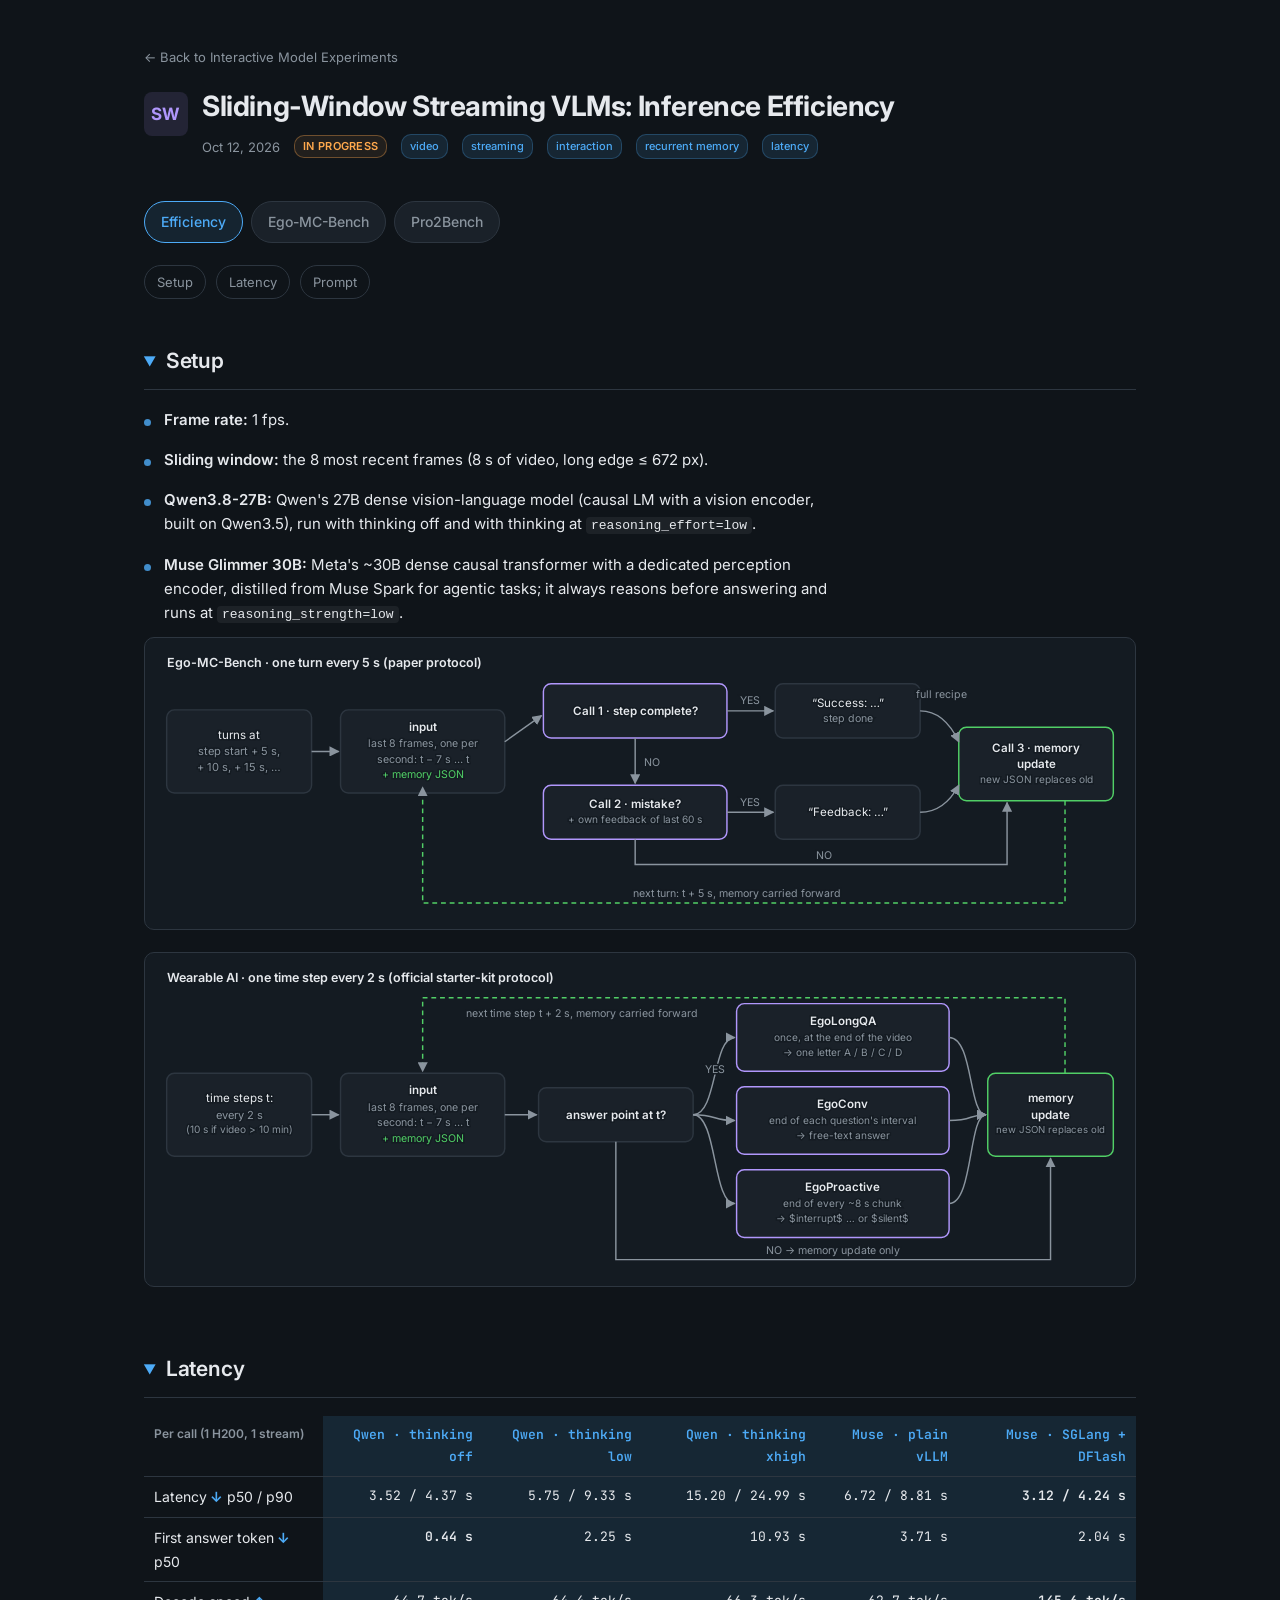
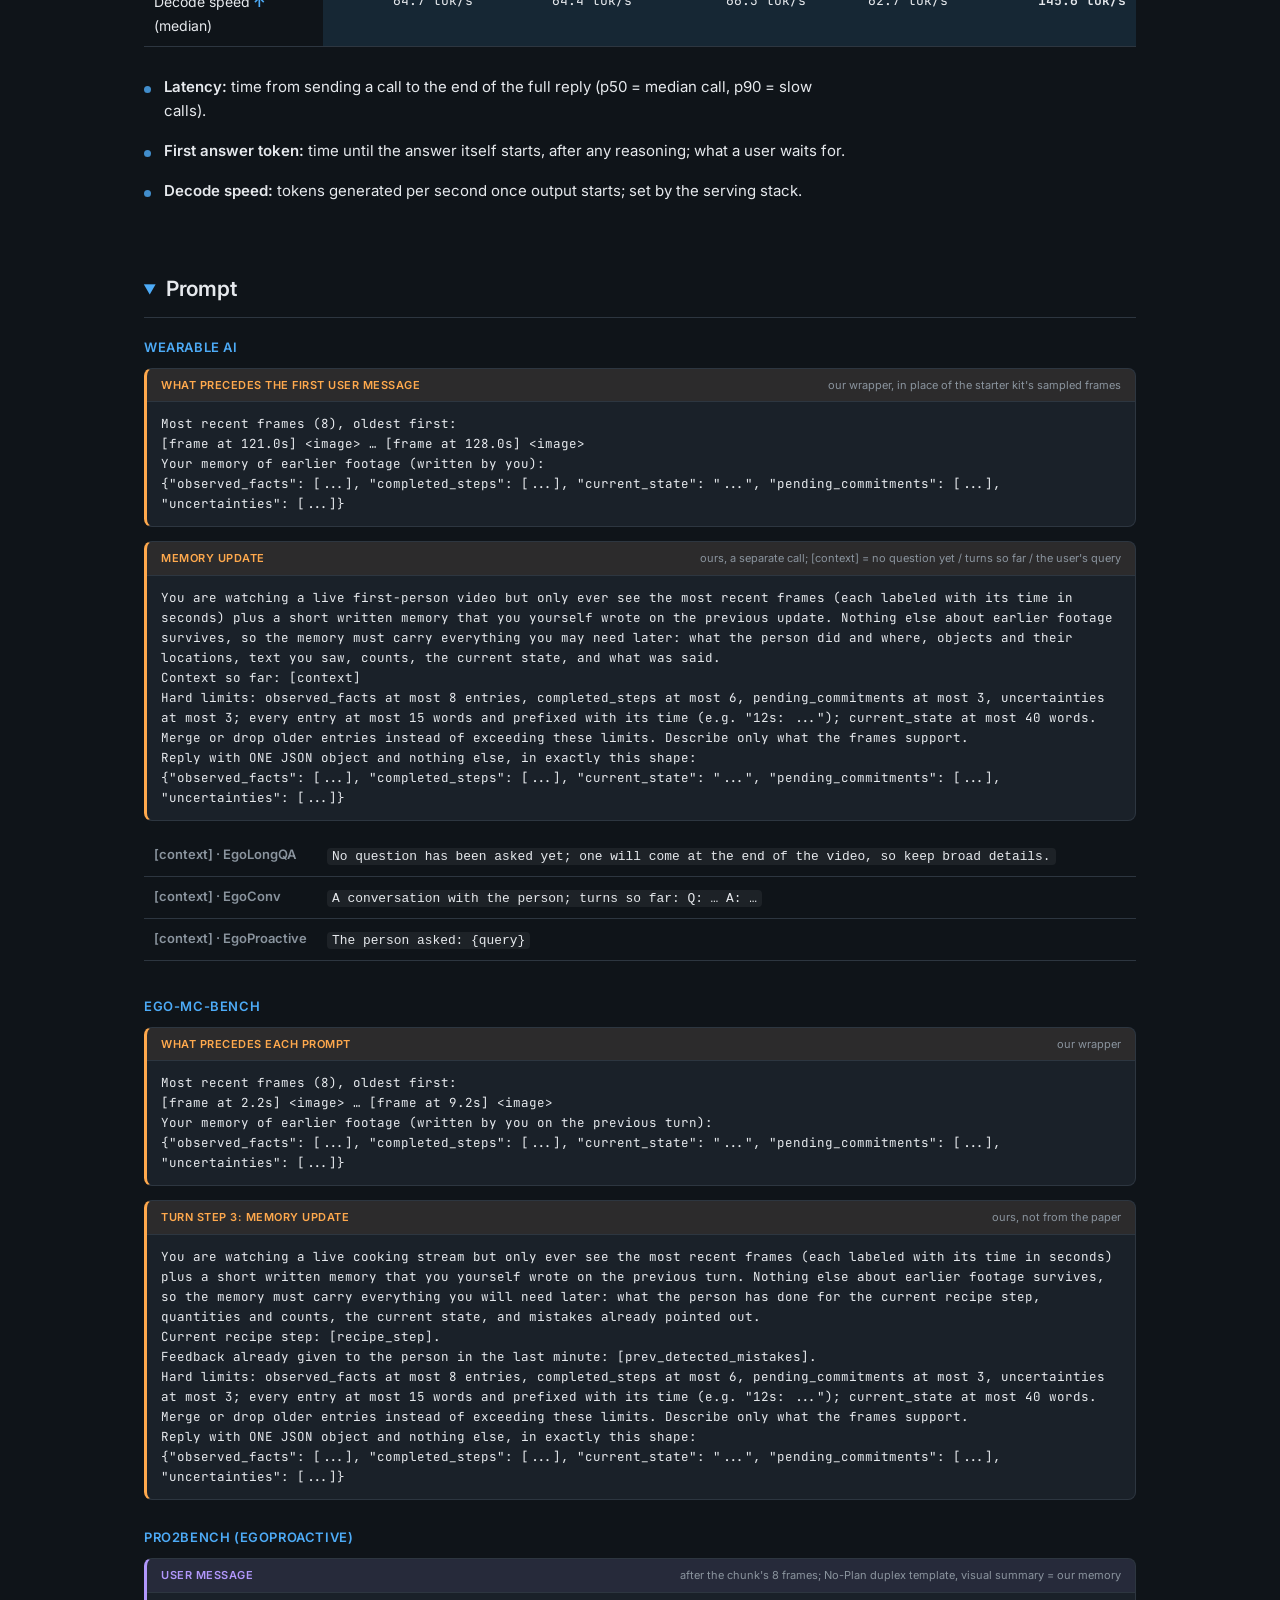
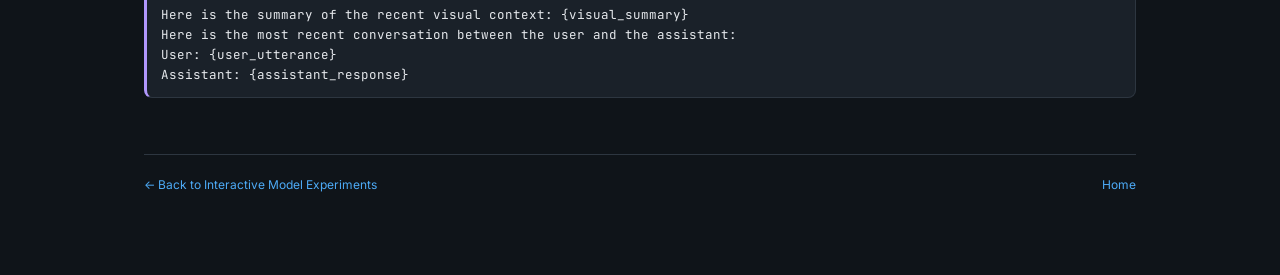
<file: index.html>
<!DOCTYPE html>
<html lang="en">
<head>
<meta charset="UTF-8">
<meta name="viewport" content="width=device-width, initial-scale=1">
<title>Sliding-Window Streaming VLMs: Efficiency — Interactive Model Experiments</title>
<link rel="stylesheet" href="style.css">
<link rel="stylesheet" href="https://fonts.googleapis.com/css2?family=Inter:wght@400;500;600;700&family=JetBrains+Mono:wght@400;500&display=swap">
<link rel="stylesheet" href="page.css">
</head>
<body>
<div class="wrap">
  <header class="exp-header">
    <a href="https://jxb1st.github.io/interactive_model_panel/" class="back-link">← Back to Interactive Model Experiments</a>
    <div class="exp-title-row">
      <span class="card-icon c2">SW</span>
      <div>
        <h1>Sliding-Window Streaming VLMs: Inference Efficiency</h1>
        <div class="exp-meta">
          <time datetime="2026-10-12">Oct 12, 2026</time>
          <span class="status in-progress">in progress</span>
          <span class="tag">video</span><span class="tag">streaming</span><span class="tag">interaction</span><span class="tag">recurrent memory</span><span class="tag">latency</span>
        </div>
      </div>
    </div>
    
  </header>

  <nav class="pagenav" aria-label="Pages"><a class="tab active" href="index.html" aria-current="page">Efficiency</a><a class="tab" href="ego_mc.html">Ego-MC-Bench</a><a class="tab" href="wearable_ai.html">Pro2Bench</a></nav>
  <nav class="exp-toc" data-toc aria-label="Sections"></nav>

  <section class="exp-section"><h2 id="esetup">Setup</h2>
    <ul class="points tight"><li><b>Frame rate:</b> 1 fps.</li><li><b>Sliding window:</b> the 8 most recent frames (8 s of video, long edge ≤ 672 px).</li><li><b>Qwen3.8-27B:</b> Qwen's 27B dense vision-language model (causal LM with a vision encoder, built on Qwen3.5), run with thinking off and with thinking at <code>reasoning_effort=low</code>.</li><li><b>Muse Glimmer 30B:</b> Meta's ~30B dense causal transformer with a dedicated perception encoder, distilled from Muse Spark for agentic tasks; it always reasons before answering and runs at <code>reasoning_strength=low</code>.</li></ul>
    <figure class="figwrap"><svg class="chart flow" viewBox="0 0 1000 276" role="img" aria-label="Ego-MC call flow: every 5 s, step-complete check, mistake check, memory update"><defs><marker id="fa" viewBox="0 0 10 10" refX="9" refY="5" markerWidth="7" markerHeight="7" orient="auto"><path d="M0,0 L10,5 L0,10 z" fill="#8a949e"/></marker></defs><text x="10.0" y="18.0" font-size="13" fill="#e6e9ed" text-anchor="start" stroke="#141b22" stroke-width="3" paint-order="stroke" font-family="Inter, -apple-system, sans-serif" font-weight="600">Ego-MC-Bench · one turn every 5 s (paper protocol)</text><rect x="10" y="62" width="150" height="86" rx="8" fill="#1a2129" stroke="#2d3640" stroke-width="1.5"/><text x="85.0" y="92.2" font-size="12" fill="#e6e9ed" text-anchor="middle" stroke="#141b22" stroke-width="3" paint-order="stroke" font-family="Inter, -apple-system, sans-serif">turns at</text><text x="85.0" y="109.0" font-size="11.5" fill="#8a949e" text-anchor="middle" stroke="#141b22" stroke-width="3" paint-order="stroke" font-family="Inter, -apple-system, sans-serif">step start + 5 s,</text><text x="85.0" y="125.5" font-size="11.5" fill="#8a949e" text-anchor="middle" stroke="#141b22" stroke-width="3" paint-order="stroke" font-family="Inter, -apple-system, sans-serif">+ 10 s, + 15 s, …</text><rect x="190" y="62" width="170" height="86" rx="8" fill="#1a2129" stroke="#2d3640" stroke-width="1.5"/><text x="275.0" y="83.7" font-size="12" fill="#e6e9ed" text-anchor="middle" stroke="#141b22" stroke-width="3" paint-order="stroke" font-family="Inter, -apple-system, sans-serif" font-weight="600">input</text><text x="275.0" y="100.8" font-size="11" fill="#8a949e" text-anchor="middle" stroke="#141b22" stroke-width="3" paint-order="stroke" font-family="Inter, -apple-system, sans-serif">last 8 frames, one per</text><text x="275.0" y="116.8" font-size="11" fill="#8a949e" text-anchor="middle" stroke="#141b22" stroke-width="3" paint-order="stroke" font-family="Inter, -apple-system, sans-serif">second: t − 7 s … t</text><text x="275.0" y="132.8" font-size="11" fill="#51cf66" text-anchor="middle" stroke="#141b22" stroke-width="3" paint-order="stroke" font-family="Inter, -apple-system, sans-serif">+ memory JSON</text><rect x="400" y="35" width="190" height="56" rx="8" fill="#1a2129" stroke="#b197fc" stroke-width="1.5"/><text x="495.0" y="67.2" font-size="12" fill="#e6e9ed" text-anchor="middle" stroke="#141b22" stroke-width="3" paint-order="stroke" font-family="Inter, -apple-system, sans-serif" font-weight="600">Call 1 · step complete?</text><rect x="400" y="140" width="190" height="56" rx="8" fill="#1a2129" stroke="#b197fc" stroke-width="1.5"/><text x="495.0" y="163.7" font-size="12" fill="#e6e9ed" text-anchor="middle" stroke="#141b22" stroke-width="3" paint-order="stroke" font-family="Inter, -apple-system, sans-serif" font-weight="600">Call 2 · mistake?</text><text x="495.0" y="179.4" font-size="10.5" fill="#8a949e" text-anchor="middle" stroke="#141b22" stroke-width="3" paint-order="stroke" font-family="Inter, -apple-system, sans-serif">+ own feedback of last 60 s</text><rect x="640" y="35" width="150" height="56" rx="8" fill="#1a2129" stroke="#2d3640" stroke-width="1.5"/><text x="715.0" y="58.7" font-size="12" fill="#e6e9ed" text-anchor="middle" stroke="#141b22" stroke-width="3" paint-order="stroke" font-family="Inter, -apple-system, sans-serif">“Success: …”</text><text x="715.0" y="74.8" font-size="11" fill="#8a949e" text-anchor="middle" stroke="#141b22" stroke-width="3" paint-order="stroke" font-family="Inter, -apple-system, sans-serif">step done</text><rect x="640" y="140" width="150" height="56" rx="8" fill="#1a2129" stroke="#2d3640" stroke-width="1.5"/><text x="715.0" y="172.2" font-size="12" fill="#e6e9ed" text-anchor="middle" stroke="#141b22" stroke-width="3" paint-order="stroke" font-family="Inter, -apple-system, sans-serif">“Feedback: …”</text><rect x="830" y="80" width="160" height="76" rx="8" fill="#1a2129" stroke="#51cf66" stroke-width="1.5"/><text x="910.0" y="105.2" font-size="12" fill="#e6e9ed" text-anchor="middle" stroke="#141b22" stroke-width="3" paint-order="stroke" font-family="Inter, -apple-system, sans-serif" font-weight="600">Call 3 · memory</text><text x="910.0" y="122.2" font-size="12" fill="#e6e9ed" text-anchor="middle" stroke="#141b22" stroke-width="3" paint-order="stroke" font-family="Inter, -apple-system, sans-serif" font-weight="600">update</text><text x="910.0" y="137.2" font-size="10.5" fill="#8a949e" text-anchor="middle" stroke="#141b22" stroke-width="3" paint-order="stroke" font-family="Inter, -apple-system, sans-serif">new JSON replaces old</text><path d="M160,105 H188" fill="none" stroke="#8a949e" stroke-width="1.5" marker-end="url(#fa)"/><path d="M360,95 L398,68" fill="none" stroke="#8a949e" stroke-width="1.5" marker-end="url(#fa)"/><path d="M590,63 H638" fill="none" stroke="#8a949e" stroke-width="1.5" marker-end="url(#fa)"/><text x="614.0" y="56.0" font-size="11" fill="#8a949e" text-anchor="middle" stroke="#141b22" stroke-width="3" paint-order="stroke" font-family="Inter, -apple-system, sans-serif">YES</text><path d="M495,91 V138" fill="none" stroke="#8a949e" stroke-width="1.5" marker-end="url(#fa)"/><text x="512.0" y="120.0" font-size="11" fill="#8a949e" text-anchor="middle" stroke="#141b22" stroke-width="3" paint-order="stroke" font-family="Inter, -apple-system, sans-serif">NO</text><path d="M590,168 H638" fill="none" stroke="#8a949e" stroke-width="1.5" marker-end="url(#fa)"/><text x="614.0" y="161.0" font-size="11" fill="#8a949e" text-anchor="middle" stroke="#141b22" stroke-width="3" paint-order="stroke" font-family="Inter, -apple-system, sans-serif">YES</text><path d="M790,63 Q815,63 830,95" fill="none" stroke="#8a949e" stroke-width="1.5" marker-end="url(#fa)"/><text x="812.0" y="50.0" font-size="11" fill="#8a949e" text-anchor="middle" stroke="#141b22" stroke-width="3" paint-order="stroke" font-family="Inter, -apple-system, sans-serif">full recipe</text><path d="M790,168 Q815,168 830,140" fill="none" stroke="#8a949e" stroke-width="1.5" marker-end="url(#fa)"/><path d="M495,196 V222 H880 V158" fill="none" stroke="#8a949e" stroke-width="1.5" marker-end="url(#fa)"/><text x="690.0" y="216.0" font-size="11" fill="#8a949e" text-anchor="middle" stroke="#141b22" stroke-width="3" paint-order="stroke" font-family="Inter, -apple-system, sans-serif">NO</text><path d="M940,156 V262 H275 V142" fill="none" stroke="#51cf66" stroke-width="1.5" stroke-dasharray="5 4" marker-end="url(#fa)"/><text x="600.0" y="256.0" font-size="11" fill="#8a949e" text-anchor="middle" stroke="#141b22" stroke-width="3" paint-order="stroke" font-family="Inter, -apple-system, sans-serif">next turn: t + 5 s, memory carried forward</text></svg></figure>
    <figure class="figwrap"><svg class="chart flow" viewBox="0 0 1000 320" role="img" aria-label="Wearable AI call flow: a time step every 2 s; answer at task-specific points, then a memory update"><defs><marker id="fa_w" viewBox="0 0 10 10" refX="9" refY="5" markerWidth="7" markerHeight="7" orient="auto"><path d="M0,0 L10,5 L0,10 z" fill="#8a949e"/></marker></defs><text x="10.0" y="18.0" font-size="13" fill="#e6e9ed" text-anchor="start" stroke="#141b22" stroke-width="3" paint-order="stroke" font-family="Inter, -apple-system, sans-serif" font-weight="600">Wearable AI · one time step every 2 s (official starter-kit protocol)</text><rect x="10" y="112" width="150" height="86" rx="8" fill="#1a2129" stroke="#2d3640" stroke-width="1.5"/><text x="85.0" y="142.2" font-size="12" fill="#e6e9ed" text-anchor="middle" stroke="#141b22" stroke-width="3" paint-order="stroke" font-family="Inter, -apple-system, sans-serif">time steps t:</text><text x="85.0" y="159.0" font-size="11.5" fill="#8a949e" text-anchor="middle" stroke="#141b22" stroke-width="3" paint-order="stroke" font-family="Inter, -apple-system, sans-serif">every 2 s</text><text x="85.0" y="174.2" font-size="10.5" fill="#8a949e" text-anchor="middle" stroke="#141b22" stroke-width="3" paint-order="stroke" font-family="Inter, -apple-system, sans-serif">(10 s if video &gt; 10 min)</text><rect x="190" y="112" width="170" height="86" rx="8" fill="#1a2129" stroke="#2d3640" stroke-width="1.5"/><text x="275.0" y="133.7" font-size="12" fill="#e6e9ed" text-anchor="middle" stroke="#141b22" stroke-width="3" paint-order="stroke" font-family="Inter, -apple-system, sans-serif" font-weight="600">input</text><text x="275.0" y="150.8" font-size="11" fill="#8a949e" text-anchor="middle" stroke="#141b22" stroke-width="3" paint-order="stroke" font-family="Inter, -apple-system, sans-serif">last 8 frames, one per</text><text x="275.0" y="166.8" font-size="11" fill="#8a949e" text-anchor="middle" stroke="#141b22" stroke-width="3" paint-order="stroke" font-family="Inter, -apple-system, sans-serif">second: t − 7 s … t</text><text x="275.0" y="182.8" font-size="11" fill="#51cf66" text-anchor="middle" stroke="#141b22" stroke-width="3" paint-order="stroke" font-family="Inter, -apple-system, sans-serif">+ memory JSON</text><rect x="395" y="127" width="160" height="56" rx="8" fill="#1a2129" stroke="#2d3640" stroke-width="1.5"/><text x="475.0" y="159.2" font-size="12" fill="#e6e9ed" text-anchor="middle" stroke="#141b22" stroke-width="3" paint-order="stroke" font-family="Inter, -apple-system, sans-serif" font-weight="600">answer point at t?</text><rect x="600" y="40" width="220" height="70" rx="8" fill="#1a2129" stroke="#b197fc" stroke-width="1.5"/><text x="710.0" y="62.2" font-size="12" fill="#e6e9ed" text-anchor="middle" stroke="#141b22" stroke-width="3" paint-order="stroke" font-family="Inter, -apple-system, sans-serif" font-weight="600">EgoLongQA</text><text x="710.0" y="78.7" font-size="10.5" fill="#8a949e" text-anchor="middle" stroke="#141b22" stroke-width="3" paint-order="stroke" font-family="Inter, -apple-system, sans-serif">once, at the end of the video</text><text x="710.0" y="94.2" font-size="10.5" fill="#8a949e" text-anchor="middle" stroke="#141b22" stroke-width="3" paint-order="stroke" font-family="Inter, -apple-system, sans-serif">→ one letter A / B / C / D</text><path d="M555,155 C580,155 575,75 598,75" fill="none" stroke="#8a949e" stroke-width="1.5" marker-end="url(#fa_w)"/><path d="M820,75 C845,75 840,155 858,155" fill="none" stroke="#8a949e" stroke-width="1.5" marker-end="url(#fa_w)"/><rect x="600" y="126" width="220" height="70" rx="8" fill="#1a2129" stroke="#b197fc" stroke-width="1.5"/><text x="710.0" y="148.2" font-size="12" fill="#e6e9ed" text-anchor="middle" stroke="#141b22" stroke-width="3" paint-order="stroke" font-family="Inter, -apple-system, sans-serif" font-weight="600">EgoConv</text><text x="710.0" y="164.7" font-size="10.5" fill="#8a949e" text-anchor="middle" stroke="#141b22" stroke-width="3" paint-order="stroke" font-family="Inter, -apple-system, sans-serif">end of each question&#x27;s interval</text><text x="710.0" y="180.2" font-size="10.5" fill="#8a949e" text-anchor="middle" stroke="#141b22" stroke-width="3" paint-order="stroke" font-family="Inter, -apple-system, sans-serif">→ free-text answer</text><path d="M555,155 C580,155 575,161 598,161" fill="none" stroke="#8a949e" stroke-width="1.5" marker-end="url(#fa_w)"/><path d="M820,161 C845,161 840,155 858,155" fill="none" stroke="#8a949e" stroke-width="1.5" marker-end="url(#fa_w)"/><rect x="600" y="212" width="220" height="70" rx="8" fill="#1a2129" stroke="#b197fc" stroke-width="1.5"/><text x="710.0" y="234.2" font-size="12" fill="#e6e9ed" text-anchor="middle" stroke="#141b22" stroke-width="3" paint-order="stroke" font-family="Inter, -apple-system, sans-serif" font-weight="600">EgoProactive</text><text x="710.0" y="250.7" font-size="10.5" fill="#8a949e" text-anchor="middle" stroke="#141b22" stroke-width="3" paint-order="stroke" font-family="Inter, -apple-system, sans-serif">end of every ~8 s chunk</text><text x="710.0" y="266.2" font-size="10.5" fill="#8a949e" text-anchor="middle" stroke="#141b22" stroke-width="3" paint-order="stroke" font-family="Inter, -apple-system, sans-serif">→ $interrupt$ … or $silent$</text><path d="M555,155 C580,155 575,247 598,247" fill="none" stroke="#8a949e" stroke-width="1.5" marker-end="url(#fa_w)"/><path d="M820,247 C845,247 840,155 858,155" fill="none" stroke="#8a949e" stroke-width="1.5" marker-end="url(#fa_w)"/><text x="578.0" y="112.0" font-size="11" fill="#8a949e" text-anchor="middle" stroke="#141b22" stroke-width="3" paint-order="stroke" font-family="Inter, -apple-system, sans-serif">YES</text><rect x="860" y="112" width="130" height="86" rx="8" fill="#1a2129" stroke="#51cf66" stroke-width="1.5"/><text x="925.0" y="142.2" font-size="12" fill="#e6e9ed" text-anchor="middle" stroke="#141b22" stroke-width="3" paint-order="stroke" font-family="Inter, -apple-system, sans-serif" font-weight="600">memory</text><text x="925.0" y="159.2" font-size="12" fill="#e6e9ed" text-anchor="middle" stroke="#141b22" stroke-width="3" paint-order="stroke" font-family="Inter, -apple-system, sans-serif" font-weight="600">update</text><text x="925.0" y="173.5" font-size="10" fill="#8a949e" text-anchor="middle" stroke="#141b22" stroke-width="3" paint-order="stroke" font-family="Inter, -apple-system, sans-serif">new JSON replaces old</text><path d="M160,155 H188" fill="none" stroke="#8a949e" stroke-width="1.5" marker-end="url(#fa_w)"/><path d="M360,155 H393" fill="none" stroke="#8a949e" stroke-width="1.5" marker-end="url(#fa_w)"/><path d="M475,183 V305 H925 V200" fill="none" stroke="#8a949e" stroke-width="1.5" marker-end="url(#fa_w)"/><text x="700.0" y="299.0" font-size="11" fill="#8a949e" text-anchor="middle" stroke="#141b22" stroke-width="3" paint-order="stroke" font-family="Inter, -apple-system, sans-serif">NO → memory update only</text><path d="M940,112 V34 H275 V110" fill="none" stroke="#51cf66" stroke-width="1.5" stroke-dasharray="5 4" marker-end="url(#fa_w)"/><text x="440.0" y="54.0" font-size="11" fill="#8a949e" text-anchor="middle" stroke="#141b22" stroke-width="3" paint-order="stroke" font-family="Inter, -apple-system, sans-serif">next time step t + 2 s, memory carried forward</text></svg></figure>
  </section>

  <section class="exp-section"><h2 id="latency">Latency</h2>
    <div class="tblwrap"><table class="tbl ours-cols">
      <thead><tr><th>Per call (1 H200, 1 stream)</th><th class="n">Qwen · thinking off</th><th class="n">Qwen · thinking low</th><th class="n">Qwen · thinking xhigh</th><th class="n">Muse · plain vLLM</th><th class="n">Muse · SGLang + DFlash</th></tr></thead>
      <tbody>
        <tr><td>Latency<span class="dir" title="lower is better">↓</span> p50 / p90</td><td class="n">3.52 / 4.37 s</td><td class="n">5.75 / 9.33 s</td><td class="n">15.20 / 24.99 s</td><td class="n">6.72 / 8.81 s</td><td class="n"><b>3.12 / 4.24 s</b></td></tr>
        <tr><td>First answer token<span class="dir" title="lower is better">↓</span> p50</td><td class="n"><b>0.44 s</b></td><td class="n">2.25 s</td><td class="n">10.93 s</td><td class="n">3.71 s</td><td class="n">2.04 s</td></tr>
        <tr><td>Decode speed<span class="dir" title="higher is better">↑</span> (median)</td><td class="n">64.7 tok/s</td><td class="n">64.4 tok/s</td><td class="n">66.3 tok/s</td><td class="n">62.7 tok/s</td><td class="n"><b>145.6 tok/s</b></td></tr>
      </tbody></table></div>
    <ul class="points tight"><li><b>Latency:</b> time from sending a call to the end of the full reply (p50 = median call, p90 = slow calls).</li><li><b>First answer token:</b> time until the answer itself starts, after any reasoning; what a user waits for.</li><li><b>Decode speed:</b> tokens generated per second once output starts; set by the serving stack.</li></ul>
  </section>


  <section class="exp-section"><h2 id="memory">Prompt</h2>
    <h3>Wearable AI</h3>
    <div class="prompt variant"><div class="prompt-head">What precedes the first user message <span class="prompt-note">our wrapper, in place of the starter kit's sampled frames</span></div>
        <pre class="prompt-body">Most recent frames (8), oldest first:
[frame at 121.0s] &lt;image&gt; … [frame at 128.0s] &lt;image&gt;
Your memory of earlier footage (written by you):
{&quot;observed_facts&quot;: [...], &quot;completed_steps&quot;: [...], &quot;current_state&quot;: &quot;...&quot;, &quot;pending_commitments&quot;: [...], &quot;uncertainties&quot;: [...]}</pre></div>
    <div class="prompt variant"><div class="prompt-head">Memory update <span class="prompt-note">ours, a separate call; [context] = no question yet / turns so far / the user's query</span></div>
        <pre class="prompt-body">You are watching a live first-person video but only ever see the most recent frames (each labeled with its time in seconds) plus a short written memory that you yourself wrote on the previous update. Nothing else about earlier footage survives, so the memory must carry everything you may need later: what the person did and where, objects and their locations, text you saw, counts, the current state, and what was said.
Context so far: [context]
Hard limits: observed_facts at most 8 entries, completed_steps at most 6, pending_commitments at most 3, uncertainties at most 3; every entry at most 15 words and prefixed with its time (e.g. &quot;12s: ...&quot;); current_state at most 40 words. Merge or drop older entries instead of exceeding these limits. Describe only what the frames support.
Reply with ONE JSON object and nothing else, in exactly this shape:
{&quot;observed_facts&quot;: [...], &quot;completed_steps&quot;: [...], &quot;current_state&quot;: &quot;...&quot;, &quot;pending_commitments&quot;: [...], &quot;uncertainties&quot;: [...]}</pre></div>
    <div class="tblwrap"><table class="tbl kv"><tbody><tr><th>[context] · EgoLongQA</th><td><code>No question has been asked yet; one will come at the end of the video, so keep broad details.</code></td></tr><tr><th>[context] · EgoConv</th><td><code>A conversation with the person; turns so far: Q: … A: …</code></td></tr><tr><th>[context] · EgoProactive</th><td><code>The person asked: {query}</code></td></tr></tbody></table></div>
    <h3>Ego-MC-Bench</h3>
    <div class="prompt variant"><div class="prompt-head">What precedes each prompt <span class="prompt-note">our wrapper</span></div>
        <pre class="prompt-body">Most recent frames (8), oldest first:
[frame at 2.2s] &lt;image&gt; … [frame at 9.2s] &lt;image&gt;
Your memory of earlier footage (written by you on the previous turn):
{"observed_facts": [...], "completed_steps": [...], "current_state": "...", "pending_commitments": [...], "uncertainties": [...]}</pre></div>
    <div class="prompt variant"><div class="prompt-head">Turn step 3: memory update <span class="prompt-note">ours, not from the paper</span></div>
        <pre class="prompt-body">You are watching a live cooking stream but only ever see the most recent frames (each labeled with its time in seconds) plus a short written memory that you yourself wrote on the previous turn. Nothing else about earlier footage survives, so the memory must carry everything you will need later: what the person has done for the current recipe step, quantities and counts, the current state, and mistakes already pointed out.
Current recipe step: [recipe_step].
Feedback already given to the person in the last minute: [prev_detected_mistakes].
Hard limits: observed_facts at most 8 entries, completed_steps at most 6, pending_commitments at most 3, uncertainties at most 3; every entry at most 15 words and prefixed with its time (e.g. "12s: ..."); current_state at most 40 words. Merge or drop older entries instead of exceeding these limits. Describe only what the frames support.
Reply with ONE JSON object and nothing else, in exactly this shape:
{"observed_facts": [...], "completed_steps": [...], "current_state": "...", "pending_commitments": [...], "uncertainties": [...]}</pre></div>
    <h3>Pro2Bench (EgoProactive)</h3>
    <div class="prompt user"><div class="prompt-head">User message <span class="prompt-note">after the chunk's 8 frames; No-Plan duplex template, visual summary = our memory</span></div>
        <pre class="prompt-body">Here is the summary of the recent visual context: {visual_summary}
Here is the most recent conversation between the user and the assistant:
User: {user_utterance}
Assistant: {assistant_response}</pre></div>
  </section>



  <footer class="page-footer">
    <span><a href="https://jxb1st.github.io/interactive_model_panel/">← Back to Interactive Model Experiments</a></span>
    <span><a href="https://jxb1st.github.io/">Home</a></span>
  </footer>
</div>
<script src="page.js"></script>
</body>
</html>
</file>
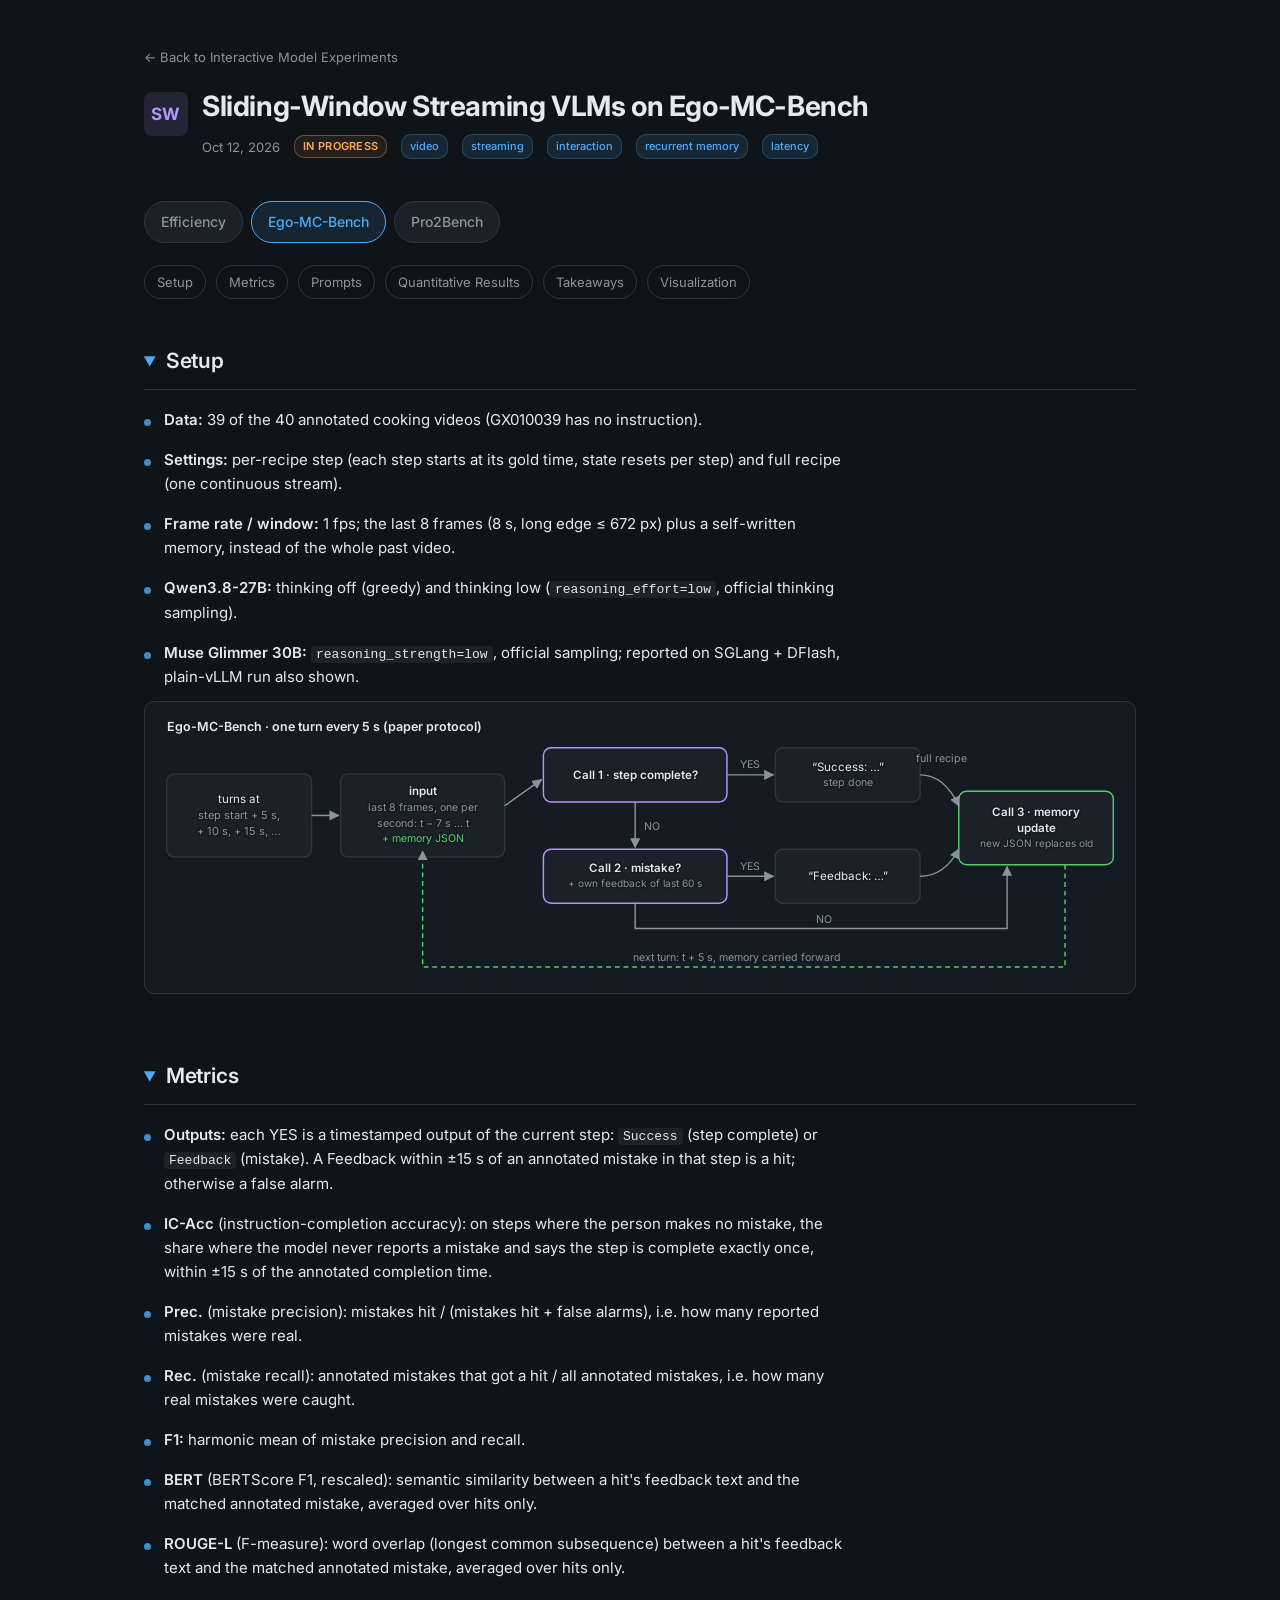
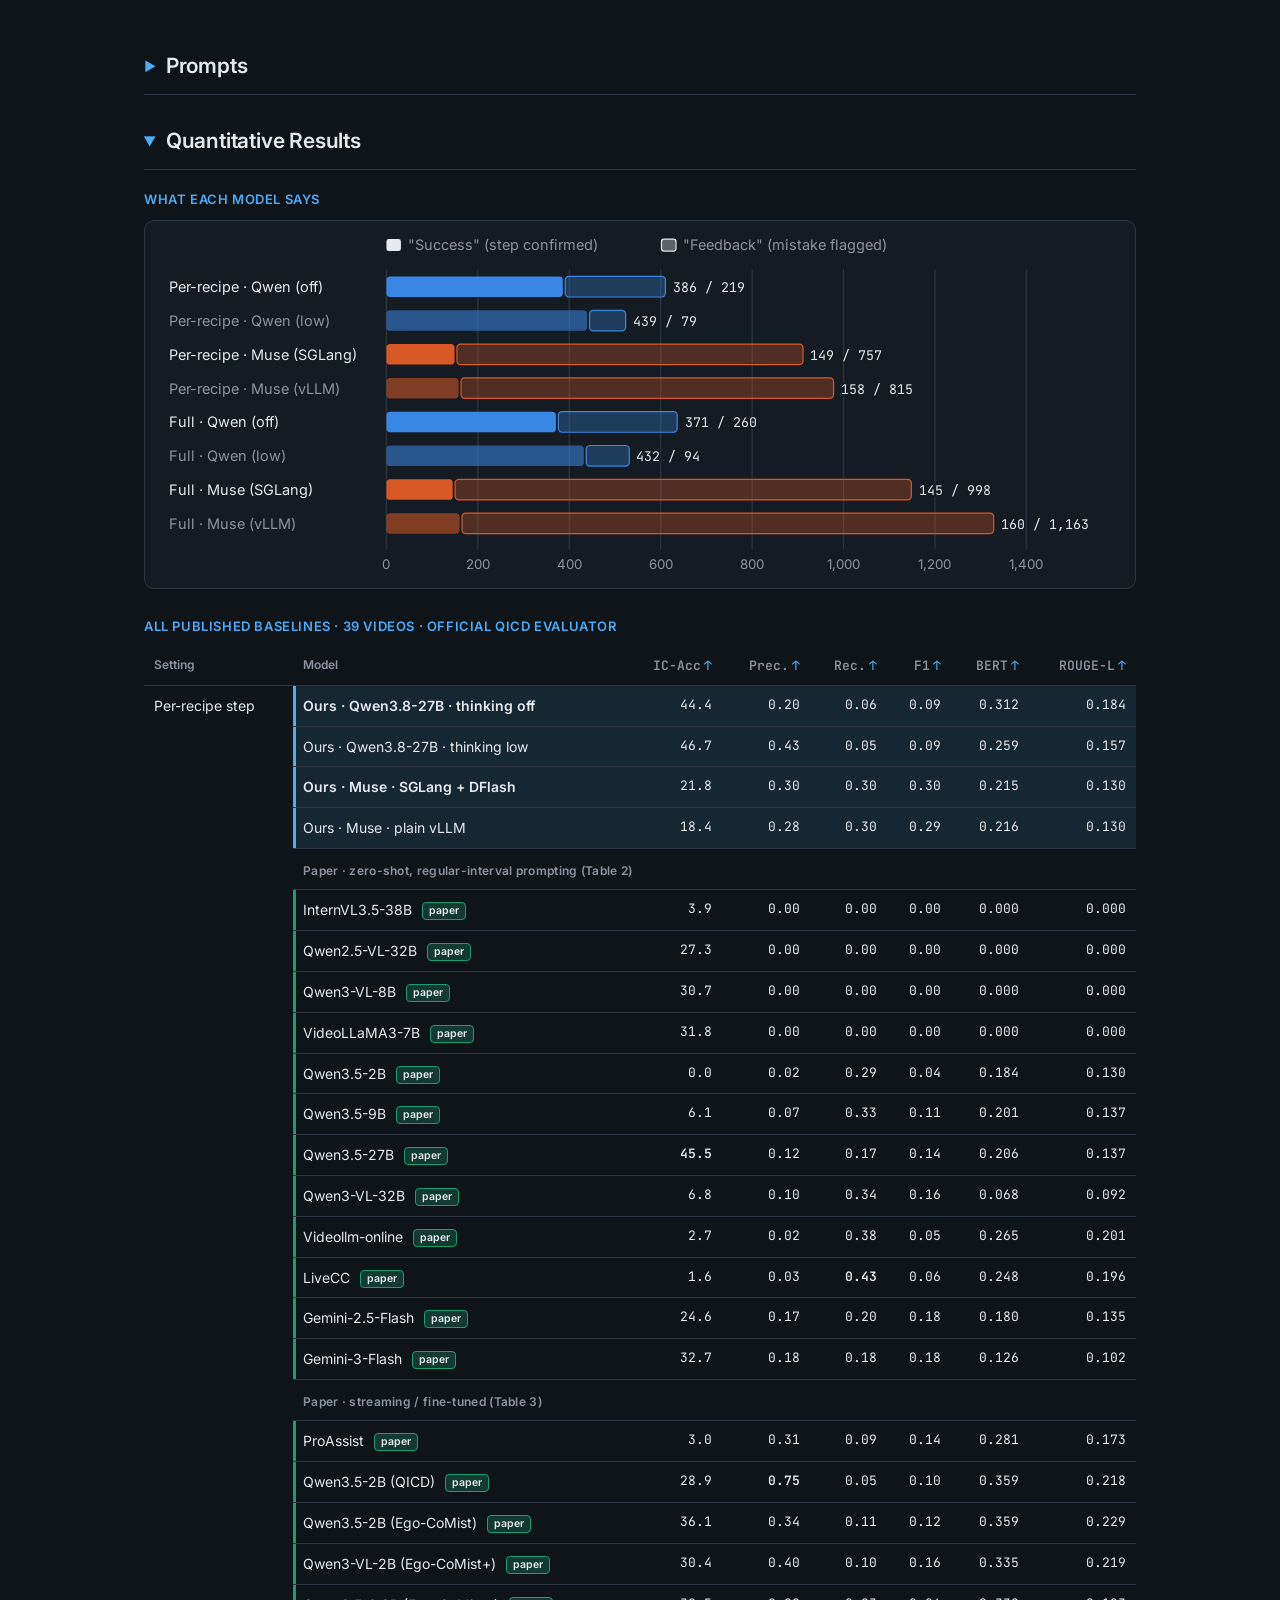
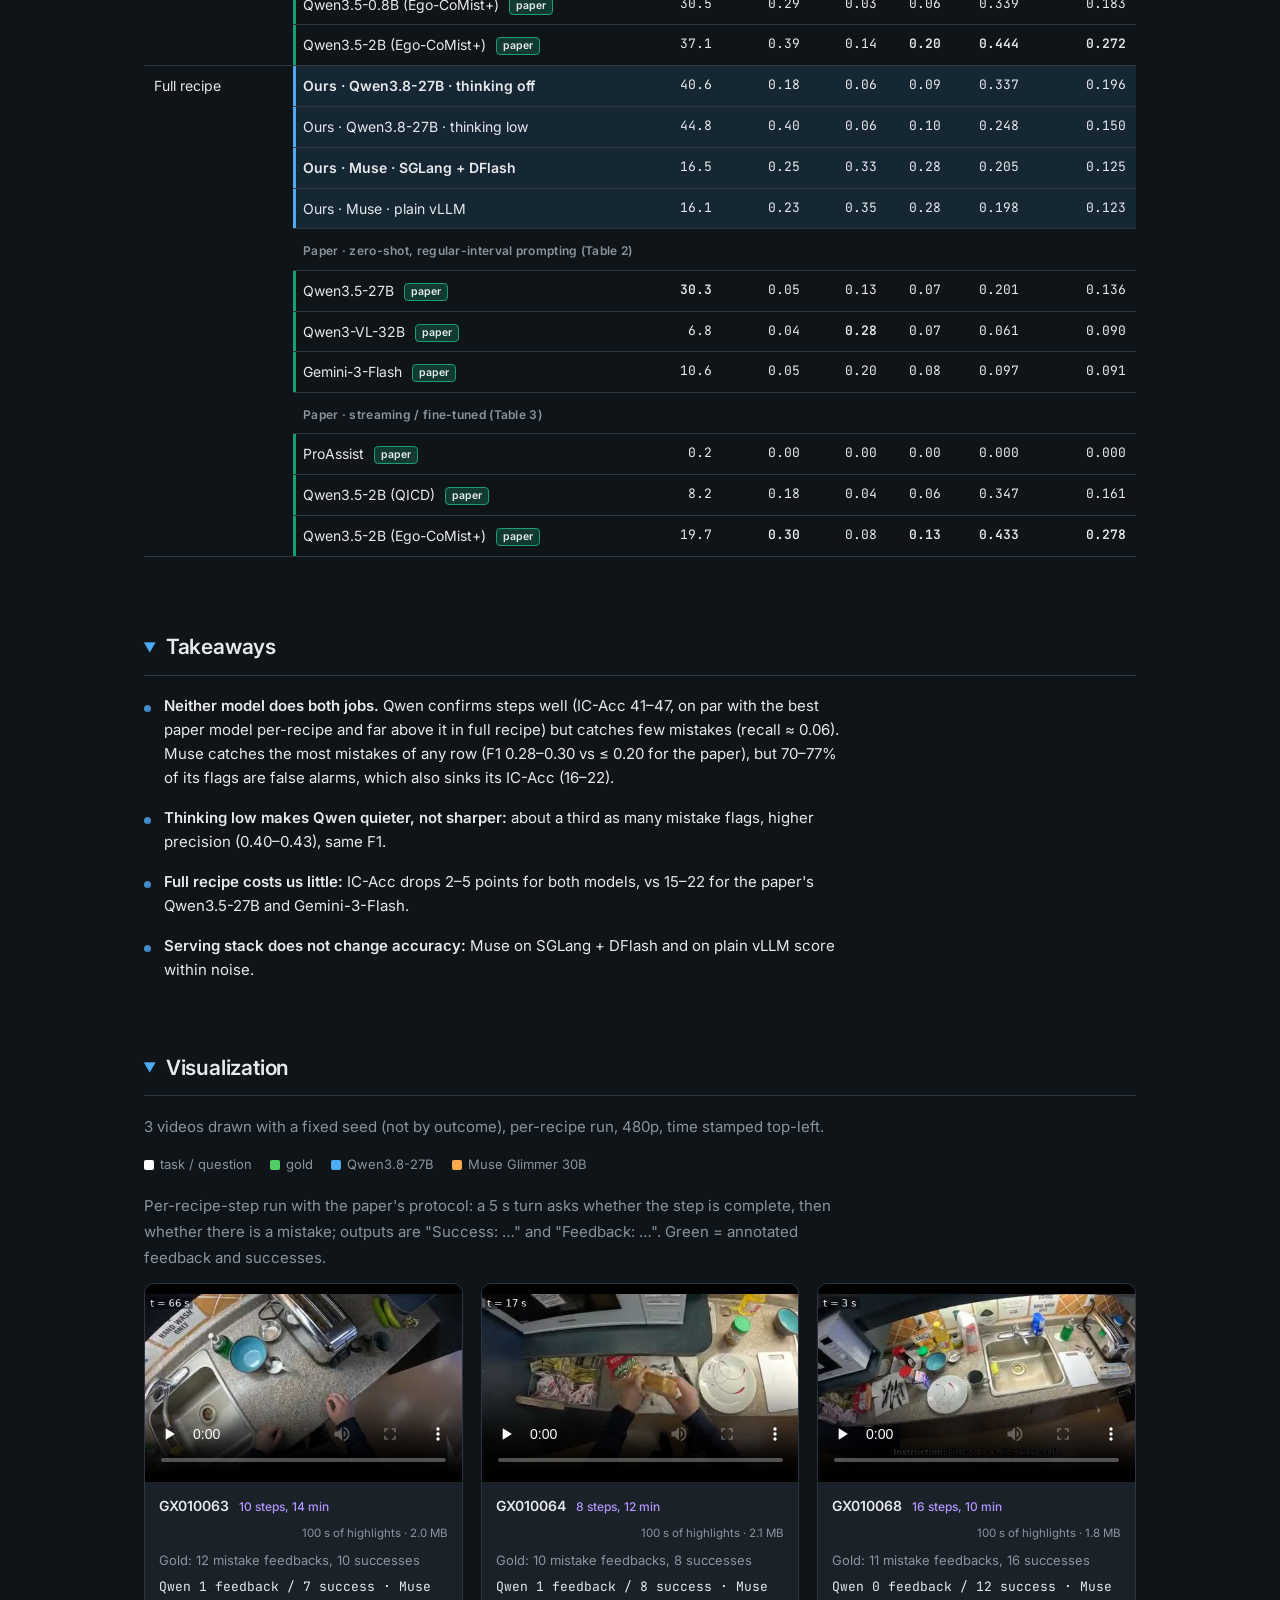
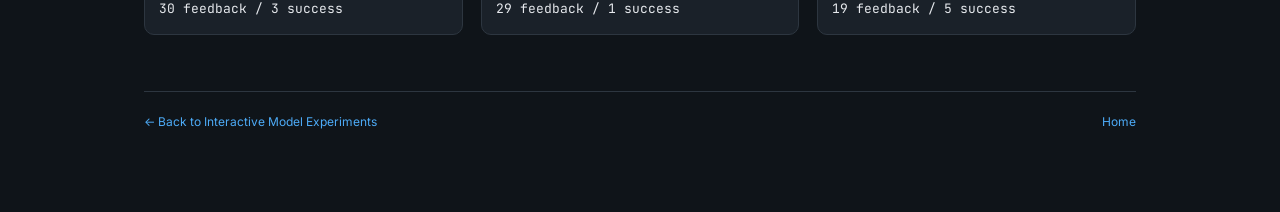
<file: ego_mc.html>
<!DOCTYPE html>
<html lang="en">
<head>
<meta charset="UTF-8">
<meta name="viewport" content="width=device-width, initial-scale=1">
<title>Ego-MC-Bench · Sliding-Window Streaming VLMs — Interactive Model Experiments</title>
<link rel="stylesheet" href="style.css">
<link rel="stylesheet" href="https://fonts.googleapis.com/css2?family=Inter:wght@400;500;600;700&family=JetBrains+Mono:wght@400;500&display=swap">
<link rel="stylesheet" href="page.css">
</head>
<body>
<div class="wrap">
  <header class="exp-header">
    <a href="https://jxb1st.github.io/interactive_model_panel/" class="back-link">← Back to Interactive Model Experiments</a>
    <div class="exp-title-row">
      <span class="card-icon c2">SW</span>
      <div>
        <h1>Sliding-Window Streaming VLMs on Ego-MC-Bench</h1>
        <div class="exp-meta">
          <time datetime="2026-10-12">Oct 12, 2026</time>
          <span class="status in-progress">in progress</span>
          <span class="tag">video</span><span class="tag">streaming</span><span class="tag">interaction</span><span class="tag">recurrent memory</span><span class="tag">latency</span>
        </div>
      </div>
    </div>
    
  </header>

  <nav class="pagenav" aria-label="Pages"><a class="tab" href="index.html">Efficiency</a><a class="tab active" href="ego_mc.html" aria-current="page">Ego-MC-Bench</a><a class="tab" href="wearable_ai.html">Pro2Bench</a></nav>
  <nav class="exp-toc" data-toc aria-label="Sections"></nav>

  <section class="exp-section"><h2 id="setup">Setup</h2>
    <ul class="points tight"><li><b>Data:</b> 39 of the 40 annotated cooking videos (GX010039 has no instruction).</li><li><b>Settings:</b> per-recipe step (each step starts at its gold time, state resets per step) and full recipe (one continuous stream).</li><li><b>Frame rate / window:</b> 1 fps; the last 8 frames (8 s, long edge ≤ 672 px) plus a self-written memory, instead of the whole past video.</li><li><b>Qwen3.8-27B:</b> thinking off (greedy) and thinking low (<code>reasoning_effort=low</code>, official thinking sampling).</li><li><b>Muse Glimmer 30B:</b> <code>reasoning_strength=low</code>, official sampling; reported on SGLang + DFlash, plain-vLLM run also shown.</li></ul>
    <figure class="figwrap"><svg class="chart flow" viewBox="0 0 1000 276" role="img" aria-label="Ego-MC call flow: every 5 s, step-complete check, mistake check, memory update"><defs><marker id="fa" viewBox="0 0 10 10" refX="9" refY="5" markerWidth="7" markerHeight="7" orient="auto"><path d="M0,0 L10,5 L0,10 z" fill="#8a949e"/></marker></defs><text x="10.0" y="18.0" font-size="13" fill="#e6e9ed" text-anchor="start" stroke="#141b22" stroke-width="3" paint-order="stroke" font-family="Inter, -apple-system, sans-serif" font-weight="600">Ego-MC-Bench · one turn every 5 s (paper protocol)</text><rect x="10" y="62" width="150" height="86" rx="8" fill="#1a2129" stroke="#2d3640" stroke-width="1.5"/><text x="85.0" y="92.2" font-size="12" fill="#e6e9ed" text-anchor="middle" stroke="#141b22" stroke-width="3" paint-order="stroke" font-family="Inter, -apple-system, sans-serif">turns at</text><text x="85.0" y="109.0" font-size="11.5" fill="#8a949e" text-anchor="middle" stroke="#141b22" stroke-width="3" paint-order="stroke" font-family="Inter, -apple-system, sans-serif">step start + 5 s,</text><text x="85.0" y="125.5" font-size="11.5" fill="#8a949e" text-anchor="middle" stroke="#141b22" stroke-width="3" paint-order="stroke" font-family="Inter, -apple-system, sans-serif">+ 10 s, + 15 s, …</text><rect x="190" y="62" width="170" height="86" rx="8" fill="#1a2129" stroke="#2d3640" stroke-width="1.5"/><text x="275.0" y="83.7" font-size="12" fill="#e6e9ed" text-anchor="middle" stroke="#141b22" stroke-width="3" paint-order="stroke" font-family="Inter, -apple-system, sans-serif" font-weight="600">input</text><text x="275.0" y="100.8" font-size="11" fill="#8a949e" text-anchor="middle" stroke="#141b22" stroke-width="3" paint-order="stroke" font-family="Inter, -apple-system, sans-serif">last 8 frames, one per</text><text x="275.0" y="116.8" font-size="11" fill="#8a949e" text-anchor="middle" stroke="#141b22" stroke-width="3" paint-order="stroke" font-family="Inter, -apple-system, sans-serif">second: t − 7 s … t</text><text x="275.0" y="132.8" font-size="11" fill="#51cf66" text-anchor="middle" stroke="#141b22" stroke-width="3" paint-order="stroke" font-family="Inter, -apple-system, sans-serif">+ memory JSON</text><rect x="400" y="35" width="190" height="56" rx="8" fill="#1a2129" stroke="#b197fc" stroke-width="1.5"/><text x="495.0" y="67.2" font-size="12" fill="#e6e9ed" text-anchor="middle" stroke="#141b22" stroke-width="3" paint-order="stroke" font-family="Inter, -apple-system, sans-serif" font-weight="600">Call 1 · step complete?</text><rect x="400" y="140" width="190" height="56" rx="8" fill="#1a2129" stroke="#b197fc" stroke-width="1.5"/><text x="495.0" y="163.7" font-size="12" fill="#e6e9ed" text-anchor="middle" stroke="#141b22" stroke-width="3" paint-order="stroke" font-family="Inter, -apple-system, sans-serif" font-weight="600">Call 2 · mistake?</text><text x="495.0" y="179.4" font-size="10.5" fill="#8a949e" text-anchor="middle" stroke="#141b22" stroke-width="3" paint-order="stroke" font-family="Inter, -apple-system, sans-serif">+ own feedback of last 60 s</text><rect x="640" y="35" width="150" height="56" rx="8" fill="#1a2129" stroke="#2d3640" stroke-width="1.5"/><text x="715.0" y="58.7" font-size="12" fill="#e6e9ed" text-anchor="middle" stroke="#141b22" stroke-width="3" paint-order="stroke" font-family="Inter, -apple-system, sans-serif">“Success: …”</text><text x="715.0" y="74.8" font-size="11" fill="#8a949e" text-anchor="middle" stroke="#141b22" stroke-width="3" paint-order="stroke" font-family="Inter, -apple-system, sans-serif">step done</text><rect x="640" y="140" width="150" height="56" rx="8" fill="#1a2129" stroke="#2d3640" stroke-width="1.5"/><text x="715.0" y="172.2" font-size="12" fill="#e6e9ed" text-anchor="middle" stroke="#141b22" stroke-width="3" paint-order="stroke" font-family="Inter, -apple-system, sans-serif">“Feedback: …”</text><rect x="830" y="80" width="160" height="76" rx="8" fill="#1a2129" stroke="#51cf66" stroke-width="1.5"/><text x="910.0" y="105.2" font-size="12" fill="#e6e9ed" text-anchor="middle" stroke="#141b22" stroke-width="3" paint-order="stroke" font-family="Inter, -apple-system, sans-serif" font-weight="600">Call 3 · memory</text><text x="910.0" y="122.2" font-size="12" fill="#e6e9ed" text-anchor="middle" stroke="#141b22" stroke-width="3" paint-order="stroke" font-family="Inter, -apple-system, sans-serif" font-weight="600">update</text><text x="910.0" y="137.2" font-size="10.5" fill="#8a949e" text-anchor="middle" stroke="#141b22" stroke-width="3" paint-order="stroke" font-family="Inter, -apple-system, sans-serif">new JSON replaces old</text><path d="M160,105 H188" fill="none" stroke="#8a949e" stroke-width="1.5" marker-end="url(#fa)"/><path d="M360,95 L398,68" fill="none" stroke="#8a949e" stroke-width="1.5" marker-end="url(#fa)"/><path d="M590,63 H638" fill="none" stroke="#8a949e" stroke-width="1.5" marker-end="url(#fa)"/><text x="614.0" y="56.0" font-size="11" fill="#8a949e" text-anchor="middle" stroke="#141b22" stroke-width="3" paint-order="stroke" font-family="Inter, -apple-system, sans-serif">YES</text><path d="M495,91 V138" fill="none" stroke="#8a949e" stroke-width="1.5" marker-end="url(#fa)"/><text x="512.0" y="120.0" font-size="11" fill="#8a949e" text-anchor="middle" stroke="#141b22" stroke-width="3" paint-order="stroke" font-family="Inter, -apple-system, sans-serif">NO</text><path d="M590,168 H638" fill="none" stroke="#8a949e" stroke-width="1.5" marker-end="url(#fa)"/><text x="614.0" y="161.0" font-size="11" fill="#8a949e" text-anchor="middle" stroke="#141b22" stroke-width="3" paint-order="stroke" font-family="Inter, -apple-system, sans-serif">YES</text><path d="M790,63 Q815,63 830,95" fill="none" stroke="#8a949e" stroke-width="1.5" marker-end="url(#fa)"/><text x="812.0" y="50.0" font-size="11" fill="#8a949e" text-anchor="middle" stroke="#141b22" stroke-width="3" paint-order="stroke" font-family="Inter, -apple-system, sans-serif">full recipe</text><path d="M790,168 Q815,168 830,140" fill="none" stroke="#8a949e" stroke-width="1.5" marker-end="url(#fa)"/><path d="M495,196 V222 H880 V158" fill="none" stroke="#8a949e" stroke-width="1.5" marker-end="url(#fa)"/><text x="690.0" y="216.0" font-size="11" fill="#8a949e" text-anchor="middle" stroke="#141b22" stroke-width="3" paint-order="stroke" font-family="Inter, -apple-system, sans-serif">NO</text><path d="M940,156 V262 H275 V142" fill="none" stroke="#51cf66" stroke-width="1.5" stroke-dasharray="5 4" marker-end="url(#fa)"/><text x="600.0" y="256.0" font-size="11" fill="#8a949e" text-anchor="middle" stroke="#141b22" stroke-width="3" paint-order="stroke" font-family="Inter, -apple-system, sans-serif">next turn: t + 5 s, memory carried forward</text></svg></figure>
  </section>

  <section class="exp-section"><h2 id="metrics">Metrics</h2>
    <ul class="points tight"><li><b>Outputs:</b> each YES is a timestamped output of the current step: <code>Success</code> (step complete) or <code>Feedback</code> (mistake). A Feedback within ±15 s of an annotated mistake in that step is a hit; otherwise a false alarm.</li><li><b>IC-Acc</b> (instruction-completion accuracy): on steps where the person makes no mistake, the share where the model never reports a mistake and says the step is complete exactly once, within ±15 s of the annotated completion time.</li><li><b>Prec.</b> (mistake precision): mistakes hit / (mistakes hit + false alarms), i.e. how many reported mistakes were real.</li><li><b>Rec.</b> (mistake recall): annotated mistakes that got a hit / all annotated mistakes, i.e. how many real mistakes were caught.</li><li><b>F1:</b> harmonic mean of mistake precision and recall.</li><li><b>BERT</b> (BERTScore F1, rescaled): semantic similarity between a hit's feedback text and the matched annotated mistake, averaged over hits only.</li><li><b>ROUGE-L</b> (F-measure): word overlap (longest common subsequence) between a hit's feedback text and the matched annotated mistake, averaged over hits only.</li></ul>
  </section>

  <section class="exp-section"><h2 id="prompts">Prompts</h2>
    <div id="prompts-body">
      <h3>Ego-MC (paper protocol)</h3>
      <div class="prompt user"><div class="prompt-head">Turn step 1: check if recipe step complete <span class="prompt-note">App. D, verbatim</span></div>
        <pre class="prompt-body">You are an expert cooking assistant who is observing a person cook.

##INSTRUCTIONS:

The person is currently at the following recipe step: [recipe_step]. Has the person already completed the recipe step? If the person has completed the recipe step answer ‘YES’ else answer ‘NO’. If you answer ‘YES’ describe why you think the person already completed the recipe step.</pre></div>
      <div class="prompt user"><div class="prompt-head">Turn step 2: check for mistake <span class="prompt-note">App. D detailed prompt, verbatim; asked only if step 1 is NO</span></div>
        <pre class="prompt-body">You are an expert cooking assistant who is observing a person cook. You should look out for mistakes made by the person.

##INSTRUCTIONS:
The person is trying to complete the following recipe step: [recipe_step]. Your task is to check if the person is about to make or has already made a mistake. Mistakes occur when the person performs actions that deviates from the instruction and DIRECTLY INTERFERES WITH SUCCESSFUL INSTRUCTION COMPLETION. Do not penalize actions that do not directly interfere with instruction completion (e.g. washing broccoli before cutting, if the instruction just says ‘cut broccoli’).

Here are some common types of mistakes that you should look out for:
1. Technique Error: A mistake in how a step is physically performed. Examples include chopping with the wrong motion, stirring when folding is required, or spilling during transfer, producing uneven cuts or texture issues even when tools and amounts are right. Ignore minor technique errors such as not holding or gripping objects properly, holding with a risk of dropping etc. that do not interfere directly with recipe completion.
2. Preparation Error: A setup mistake before executing the step . Using the wrong or dirty utensil, not washing/peeling/draining ingredients, insufficient draining of fluid, cutting/chopping without peeling which makes correct execution difficult or unsafe.
3. Measurement Error: An error in quantity — wrong counts, volumes, weights, or units. Mixing up teaspoons and tablespoons, misreading a scale, or miscounting items leads to off ratios and predictable taste or texture problems.
4. Temperature Error: A mistake in heat level or thermal state — the applied temperature, starting temperature, or thermal transition is wrong. Not preheating, using the wrong microwave power, overheating oil, or adding cold liquid when warm is required often causes burning, undercooking, or split emulsions.
5. Timing Error: A mistake in duration – over- or under-doing a step or skipping required rests, proofs, or cooling periods. Overcooking, underblending, or cutting resting time short typically yields incorrect doneness or unstable textures.

Do not repeat previously detected mistakes. Here are the feedbacks corresponding to previously detected mistakes:[prev_detected_mistakes]. Assume the recipe step is still in progress. Your task is to identify any mistake that’s already visible in the partially completed step. Do no penalize partially competed recipe steps. If you observe a mistake answer ‘YES’, else ‘No’. Your response MUST BEGIN WITH ‘YES’ or ‘NO’. In case you answer ‘YES’, please follow with a concise feedback to the user describing the mistake (i.e. YES. &lt;feedback&gt;.). Directly address the person.</pre></div>
      <div class="prompt variant"><div class="prompt-head">Turn step 3: memory update <span class="prompt-note">ours, not from the paper</span></div>
        <pre class="prompt-body">You are watching a live cooking stream but only ever see the most recent frames (each labeled with its time in seconds) plus a short written memory that you yourself wrote on the previous turn. Nothing else about earlier footage survives, so the memory must carry everything you will need later: what the person has done for the current recipe step, quantities and counts, the current state, and mistakes already pointed out.
Current recipe step: [recipe_step].
Feedback already given to the person in the last minute: [prev_detected_mistakes].
Hard limits: observed_facts at most 8 entries, completed_steps at most 6, pending_commitments at most 3, uncertainties at most 3; every entry at most 15 words and prefixed with its time (e.g. "12s: ..."); current_state at most 40 words. Merge or drop older entries instead of exceeding these limits. Describe only what the frames support.
Reply with ONE JSON object and nothing else, in exactly this shape:
{"observed_facts": [...], "completed_steps": [...], "current_state": "...", "pending_commitments": [...], "uncertainties": [...]}</pre></div>
      <div class="prompt variant"><div class="prompt-head">What precedes each prompt <span class="prompt-note">our wrapper</span></div>
        <pre class="prompt-body">Most recent frames (8), oldest first:
[frame at 2.2s] &lt;image&gt; … [frame at 9.2s] &lt;image&gt;
Your memory of earlier footage (written by you on the previous turn):
{"observed_facts": [...], "completed_steps": [...], "current_state": "...", "pending_commitments": [...], "uncertainties": [...]}</pre></div>
      <div class="prompt response"><div class="prompt-head">Model response <span class="prompt-note">Muse Glimmer, mistake check, GX010033 step 1 ("slice four half-inch thick pieces"), t = 9.2 s, raw channels</span></div>
        <pre class="prompt-body"> to=self&lt;|message|&gt;Your memory of earlier footage...
We need check if person is about to make or has already made a mistake. Step: get a baguette and slice four half-inch thick pieces from it.

Frames: 5s hands together, 6s same, 7s hands move to baguette, 8s hands on baguette, 9s hands holding bag, 9.2s same.

Person has not yet sliced. They are handling baguette still in paper bag. Mistake? Might be not removing baguette from bag before slicing. The instruction: get a baguette and slice... Might be okay to slice in bag? No. They are manipulating bag. Could be a preparation error: slicing with bag still on? At 7-9s they grasp bag, not baguette. Might be about to slice while still in paper. That would be technique error? Probably a mistake: baguette is still in paper bag, can't slice properly. That directly interferes.

So answer YES. Feedback: baguette still in paper bag, need to remove.

&lt;|eom|&gt;&lt;|start|&gt;assistant to=user&lt;|message|&gt;YES. You’re still holding the baguette inside its paper bag and haven’t taken the loaf out onto the cutting board. Slicing four half-inch pieces isn’t possible while it’s wrapped, so remove the baguette from the paper first and place it on the board before cutting.&lt;|eot|&gt;</pre></div>
      <div class="prompt response"><div class="prompt-head">Model response <span class="prompt-note">Qwen3.8-27B, same call</span></div>
        <pre class="prompt-body">No. The person is correctly preparing to slice the baguette, and no mistakes have been made yet.&lt;|im_end|&gt;</pre></div>
      <p class="note">The only annotated mistake in this step is "The slices are too thick" at 25.6 s, 16.4 s after Muse's feedback, so the evaluator counts Muse's message as a false positive and Qwen's NO as correct here.</p>
    </div>
  </section>

  <section class="exp-section"><h2 id="results">Quantitative Results</h2>
    <h3>What each model says</h3>
    <figure class="figwrap"><svg class="chart" viewBox="0 0 800 284" role="img" aria-label="Ego-MC messages emitted: Success versus Feedback per model, serving stack and setting"><rect x="190" y="5" width="12" height="10" rx="2" fill="#e6e9ed"/><text x="208.0" y="14.0" font-size="12" fill="#8a949e" text-anchor="start" stroke="#141b22" stroke-width="3" paint-order="stroke" font-family="Inter, -apple-system, sans-serif">&quot;Success&quot; (step confirmed)</text><rect x="417.79999999999995" y="5" width="12" height="10" rx="2" fill="#e6e9ed" fill-opacity=".35" stroke="#e6e9ed"/><text x="435.8" y="14.0" font-size="12" fill="#8a949e" text-anchor="start" stroke="#141b22" stroke-width="3" paint-order="stroke" font-family="Inter, -apple-system, sans-serif">&quot;Feedback&quot; (mistake flagged)</text><line x1="190.0" y1="30" x2="190.0" y2="262" stroke="#2d3640"/><text x="190.0" y="278.0" font-size="11" fill="#8a949e" text-anchor="middle" stroke="#141b22" stroke-width="3" paint-order="stroke" font-family="Inter, -apple-system, sans-serif">0</text><line x1="265.7142857142857" y1="30" x2="265.7142857142857" y2="262" stroke="#2d3640"/><text x="265.7" y="278.0" font-size="11" fill="#8a949e" text-anchor="middle" stroke="#141b22" stroke-width="3" paint-order="stroke" font-family="Inter, -apple-system, sans-serif">200</text><line x1="341.42857142857144" y1="30" x2="341.42857142857144" y2="262" stroke="#2d3640"/><text x="341.4" y="278.0" font-size="11" fill="#8a949e" text-anchor="middle" stroke="#141b22" stroke-width="3" paint-order="stroke" font-family="Inter, -apple-system, sans-serif">400</text><line x1="417.1428571428571" y1="30" x2="417.1428571428571" y2="262" stroke="#2d3640"/><text x="417.1" y="278.0" font-size="11" fill="#8a949e" text-anchor="middle" stroke="#141b22" stroke-width="3" paint-order="stroke" font-family="Inter, -apple-system, sans-serif">600</text><line x1="492.85714285714283" y1="30" x2="492.85714285714283" y2="262" stroke="#2d3640"/><text x="492.9" y="278.0" font-size="11" fill="#8a949e" text-anchor="middle" stroke="#141b22" stroke-width="3" paint-order="stroke" font-family="Inter, -apple-system, sans-serif">800</text><line x1="568.5714285714286" y1="30" x2="568.5714285714286" y2="262" stroke="#2d3640"/><text x="568.6" y="278.0" font-size="11" fill="#8a949e" text-anchor="middle" stroke="#141b22" stroke-width="3" paint-order="stroke" font-family="Inter, -apple-system, sans-serif">1,000</text><line x1="644.2857142857142" y1="30" x2="644.2857142857142" y2="262" stroke="#2d3640"/><text x="644.3" y="278.0" font-size="11" fill="#8a949e" text-anchor="middle" stroke="#141b22" stroke-width="3" paint-order="stroke" font-family="Inter, -apple-system, sans-serif">1,200</text><line x1="720.0" y1="30" x2="720.0" y2="262" stroke="#2d3640"/><text x="720.0" y="278.0" font-size="11" fill="#8a949e" text-anchor="middle" stroke="#141b22" stroke-width="3" paint-order="stroke" font-family="Inter, -apple-system, sans-serif">1,400</text><text x="10.0" y="49.0" font-size="12" fill="#e6e9ed" text-anchor="start" stroke="#141b22" stroke-width="3" paint-order="stroke" font-family="Inter, -apple-system, sans-serif">Per-recipe · Qwen (off)</text><rect x="190" y="36" width="146.1" height="17" rx="3" fill="#3987e5" fill-opacity="1"><title>Per-recipe · Qwen (off): 386 Success</title></rect><rect x="338.1" y="36" width="82.9" height="17" rx="3" fill="#3987e5" fill-opacity=".3" stroke="#3987e5"><title>Per-recipe · Qwen (off): 219 Feedback</title></rect><text x="427.0" y="49.0" font-size="11" fill="#e6e9ed" text-anchor="start" stroke="#141b22" stroke-width="3" paint-order="stroke" font-family="JetBrains Mono, ui-monospace, monospace">386 / 219</text><text x="10.0" y="77.0" font-size="12" fill="#8a949e" text-anchor="start" stroke="#141b22" stroke-width="3" paint-order="stroke" font-family="Inter, -apple-system, sans-serif">Per-recipe · Qwen (low)</text><rect x="190" y="64" width="166.2" height="17" rx="3" fill="#3987e5" fill-opacity="0.55"><title>Per-recipe · Qwen (low): 439 Success</title></rect><rect x="358.2" y="64" width="29.9" height="17" rx="3" fill="#3987e5" fill-opacity=".3" stroke="#3987e5"><title>Per-recipe · Qwen (low): 79 Feedback</title></rect><text x="394.1" y="77.0" font-size="11" fill="#e6e9ed" text-anchor="start" stroke="#141b22" stroke-width="3" paint-order="stroke" font-family="JetBrains Mono, ui-monospace, monospace">439 / 79</text><text x="10.0" y="105.0" font-size="12" fill="#e6e9ed" text-anchor="start" stroke="#141b22" stroke-width="3" paint-order="stroke" font-family="Inter, -apple-system, sans-serif">Per-recipe · Muse (SGLang)</text><rect x="190" y="92" width="56.4" height="17" rx="3" fill="#d95926" fill-opacity="1"><title>Per-recipe · Muse (SGLang): 149 Success</title></rect><rect x="248.4" y="92" width="286.6" height="17" rx="3" fill="#d95926" fill-opacity=".3" stroke="#d95926"><title>Per-recipe · Muse (SGLang): 757 Feedback</title></rect><text x="541.0" y="105.0" font-size="11" fill="#e6e9ed" text-anchor="start" stroke="#141b22" stroke-width="3" paint-order="stroke" font-family="JetBrains Mono, ui-monospace, monospace">149 / 757</text><text x="10.0" y="133.0" font-size="12" fill="#8a949e" text-anchor="start" stroke="#141b22" stroke-width="3" paint-order="stroke" font-family="Inter, -apple-system, sans-serif">Per-recipe · Muse (vLLM)</text><rect x="190" y="120" width="59.8" height="17" rx="3" fill="#d95926" fill-opacity="0.55"><title>Per-recipe · Muse (vLLM): 158 Success</title></rect><rect x="251.8" y="120" width="308.5" height="17" rx="3" fill="#d95926" fill-opacity=".3" stroke="#d95926"><title>Per-recipe · Muse (vLLM): 815 Feedback</title></rect><text x="566.3" y="133.0" font-size="11" fill="#e6e9ed" text-anchor="start" stroke="#141b22" stroke-width="3" paint-order="stroke" font-family="JetBrains Mono, ui-monospace, monospace">158 / 815</text><text x="10.0" y="161.0" font-size="12" fill="#e6e9ed" text-anchor="start" stroke="#141b22" stroke-width="3" paint-order="stroke" font-family="Inter, -apple-system, sans-serif">Full · Qwen (off)</text><rect x="190" y="148" width="140.4" height="17" rx="3" fill="#3987e5" fill-opacity="1"><title>Full · Qwen (off): 371 Success</title></rect><rect x="332.4" y="148" width="98.4" height="17" rx="3" fill="#3987e5" fill-opacity=".3" stroke="#3987e5"><title>Full · Qwen (off): 260 Feedback</title></rect><text x="436.9" y="161.0" font-size="11" fill="#e6e9ed" text-anchor="start" stroke="#141b22" stroke-width="3" paint-order="stroke" font-family="JetBrains Mono, ui-monospace, monospace">371 / 260</text><text x="10.0" y="189.0" font-size="12" fill="#8a949e" text-anchor="start" stroke="#141b22" stroke-width="3" paint-order="stroke" font-family="Inter, -apple-system, sans-serif">Full · Qwen (low)</text><rect x="190" y="176" width="163.5" height="17" rx="3" fill="#3987e5" fill-opacity="0.55"><title>Full · Qwen (low): 432 Success</title></rect><rect x="355.5" y="176" width="35.6" height="17" rx="3" fill="#3987e5" fill-opacity=".3" stroke="#3987e5"><title>Full · Qwen (low): 94 Feedback</title></rect><text x="397.1" y="189.0" font-size="11" fill="#e6e9ed" text-anchor="start" stroke="#141b22" stroke-width="3" paint-order="stroke" font-family="JetBrains Mono, ui-monospace, monospace">432 / 94</text><text x="10.0" y="217.0" font-size="12" fill="#e6e9ed" text-anchor="start" stroke="#141b22" stroke-width="3" paint-order="stroke" font-family="Inter, -apple-system, sans-serif">Full · Muse (SGLang)</text><rect x="190" y="204" width="54.9" height="17" rx="3" fill="#d95926" fill-opacity="1"><title>Full · Muse (SGLang): 145 Success</title></rect><rect x="246.9" y="204" width="377.8" height="17" rx="3" fill="#d95926" fill-opacity=".3" stroke="#d95926"><title>Full · Muse (SGLang): 998 Feedback</title></rect><text x="630.7" y="217.0" font-size="11" fill="#e6e9ed" text-anchor="start" stroke="#141b22" stroke-width="3" paint-order="stroke" font-family="JetBrains Mono, ui-monospace, monospace">145 / 998</text><text x="10.0" y="245.0" font-size="12" fill="#8a949e" text-anchor="start" stroke="#141b22" stroke-width="3" paint-order="stroke" font-family="Inter, -apple-system, sans-serif">Full · Muse (vLLM)</text><rect x="190" y="232" width="60.6" height="17" rx="3" fill="#d95926" fill-opacity="0.55"><title>Full · Muse (vLLM): 160 Success</title></rect><rect x="252.6" y="232" width="440.3" height="17" rx="3" fill="#d95926" fill-opacity=".3" stroke="#d95926"><title>Full · Muse (vLLM): 1163 Feedback</title></rect><text x="698.8" y="245.0" font-size="11" fill="#e6e9ed" text-anchor="start" stroke="#141b22" stroke-width="3" paint-order="stroke" font-family="JetBrains Mono, ui-monospace, monospace">160 / 1,163</text></svg></figure>
    <h3>All published baselines · 39 videos · official QICD evaluator</h3>
    <div class="tblwrap"><table class="tbl"><thead><tr><th>Setting</th><th>Model</th><th class="n">IC-Acc<span class="dir" title="higher is better">↑</span></th><th class="n">Prec.<span class="dir" title="higher is better">↑</span></th><th class="n">Rec.<span class="dir" title="higher is better">↑</span></th><th class="n">F1<span class="dir" title="higher is better">↑</span></th><th class="n">BERT<span class="dir" title="higher is better">↑</span></th><th class="n">ROUGE-L<span class="dir" title="higher is better">↑</span></th></tr></thead><tbody><tr class="ours"><td rowspan="24">Per-recipe step</td><td><b>Ours · Qwen3.8-27B · thinking off</b></td><td class="n">44.4</td><td class="n">0.20</td><td class="n">0.06</td><td class="n">0.09</td><td class="n">0.312</td><td class="n">0.184</td></tr><tr class="ours"><td>Ours · Qwen3.8-27B · thinking low</td><td class="n">46.7</td><td class="n">0.43</td><td class="n">0.05</td><td class="n">0.09</td><td class="n">0.259</td><td class="n">0.157</td></tr><tr class="ours"><td><b>Ours · Muse · SGLang + DFlash</b></td><td class="n">21.8</td><td class="n">0.30</td><td class="n">0.30</td><td class="n">0.30</td><td class="n">0.215</td><td class="n">0.130</td></tr><tr class="ours"><td>Ours · Muse · plain vLLM</td><td class="n">18.4</td><td class="n">0.28</td><td class="n">0.30</td><td class="n">0.29</td><td class="n">0.216</td><td class="n">0.130</td></tr><tr class="grp"><td colspan="7">Paper · zero-shot, regular-interval prompting (Table 2)</td></tr><tr class="paper"><td>InternVL3.5-38B <span class="src-tag">paper</span></td><td class="n">3.9</td><td class="n">0.00</td><td class="n">0.00</td><td class="n">0.00</td><td class="n">0.000</td><td class="n">0.000</td></tr><tr class="paper"><td>Qwen2.5-VL-32B <span class="src-tag">paper</span></td><td class="n">27.3</td><td class="n">0.00</td><td class="n">0.00</td><td class="n">0.00</td><td class="n">0.000</td><td class="n">0.000</td></tr><tr class="paper"><td>Qwen3-VL-8B <span class="src-tag">paper</span></td><td class="n">30.7</td><td class="n">0.00</td><td class="n">0.00</td><td class="n">0.00</td><td class="n">0.000</td><td class="n">0.000</td></tr><tr class="paper"><td>VideoLLaMA3-7B <span class="src-tag">paper</span></td><td class="n">31.8</td><td class="n">0.00</td><td class="n">0.00</td><td class="n">0.00</td><td class="n">0.000</td><td class="n">0.000</td></tr><tr class="paper"><td>Qwen3.5-2B <span class="src-tag">paper</span></td><td class="n">0.0</td><td class="n">0.02</td><td class="n">0.29</td><td class="n">0.04</td><td class="n">0.184</td><td class="n">0.130</td></tr><tr class="paper"><td>Qwen3.5-9B <span class="src-tag">paper</span></td><td class="n">6.1</td><td class="n">0.07</td><td class="n">0.33</td><td class="n">0.11</td><td class="n">0.201</td><td class="n">0.137</td></tr><tr class="paper"><td>Qwen3.5-27B <span class="src-tag">paper</span></td><td class="n"><b>45.5</b></td><td class="n">0.12</td><td class="n">0.17</td><td class="n">0.14</td><td class="n">0.206</td><td class="n">0.137</td></tr><tr class="paper"><td>Qwen3-VL-32B <span class="src-tag">paper</span></td><td class="n">6.8</td><td class="n">0.10</td><td class="n">0.34</td><td class="n">0.16</td><td class="n">0.068</td><td class="n">0.092</td></tr><tr class="paper"><td>Videollm-online <span class="src-tag">paper</span></td><td class="n">2.7</td><td class="n">0.02</td><td class="n">0.38</td><td class="n">0.05</td><td class="n">0.265</td><td class="n">0.201</td></tr><tr class="paper"><td>LiveCC <span class="src-tag">paper</span></td><td class="n">1.6</td><td class="n">0.03</td><td class="n"><b>0.43</b></td><td class="n">0.06</td><td class="n">0.248</td><td class="n">0.196</td></tr><tr class="paper"><td>Gemini-2.5-Flash <span class="src-tag">paper</span></td><td class="n">24.6</td><td class="n">0.17</td><td class="n">0.20</td><td class="n">0.18</td><td class="n">0.180</td><td class="n">0.135</td></tr><tr class="paper"><td>Gemini-3-Flash <span class="src-tag">paper</span></td><td class="n">32.7</td><td class="n">0.18</td><td class="n">0.18</td><td class="n">0.18</td><td class="n">0.126</td><td class="n">0.102</td></tr><tr class="grp"><td colspan="7">Paper · streaming / fine-tuned (Table 3)</td></tr><tr class="paper"><td>ProAssist <span class="src-tag">paper</span></td><td class="n">3.0</td><td class="n">0.31</td><td class="n">0.09</td><td class="n">0.14</td><td class="n">0.281</td><td class="n">0.173</td></tr><tr class="paper"><td>Qwen3.5-2B (QICD) <span class="src-tag">paper</span></td><td class="n">28.9</td><td class="n"><b>0.75</b></td><td class="n">0.05</td><td class="n">0.10</td><td class="n">0.359</td><td class="n">0.218</td></tr><tr class="paper"><td>Qwen3.5-2B (Ego-CoMist) <span class="src-tag">paper</span></td><td class="n">36.1</td><td class="n">0.34</td><td class="n">0.11</td><td class="n">0.12</td><td class="n">0.359</td><td class="n">0.229</td></tr><tr class="paper"><td>Qwen3-VL-2B (Ego-CoMist+) <span class="src-tag">paper</span></td><td class="n">30.4</td><td class="n">0.40</td><td class="n">0.10</td><td class="n">0.16</td><td class="n">0.335</td><td class="n">0.219</td></tr><tr class="paper"><td>Qwen3.5-0.8B (Ego-CoMist+) <span class="src-tag">paper</span></td><td class="n">30.5</td><td class="n">0.29</td><td class="n">0.03</td><td class="n">0.06</td><td class="n">0.339</td><td class="n">0.183</td></tr><tr class="paper"><td>Qwen3.5-2B (Ego-CoMist+) <span class="src-tag">paper</span></td><td class="n">37.1</td><td class="n">0.39</td><td class="n">0.14</td><td class="n"><b>0.20</b></td><td class="n"><b>0.444</b></td><td class="n"><b>0.272</b></td></tr><tr class="ours"><td rowspan="12">Full recipe</td><td><b>Ours · Qwen3.8-27B · thinking off</b></td><td class="n">40.6</td><td class="n">0.18</td><td class="n">0.06</td><td class="n">0.09</td><td class="n">0.337</td><td class="n">0.196</td></tr><tr class="ours"><td>Ours · Qwen3.8-27B · thinking low</td><td class="n">44.8</td><td class="n">0.40</td><td class="n">0.06</td><td class="n">0.10</td><td class="n">0.248</td><td class="n">0.150</td></tr><tr class="ours"><td><b>Ours · Muse · SGLang + DFlash</b></td><td class="n">16.5</td><td class="n">0.25</td><td class="n">0.33</td><td class="n">0.28</td><td class="n">0.205</td><td class="n">0.125</td></tr><tr class="ours"><td>Ours · Muse · plain vLLM</td><td class="n">16.1</td><td class="n">0.23</td><td class="n">0.35</td><td class="n">0.28</td><td class="n">0.198</td><td class="n">0.123</td></tr><tr class="grp"><td colspan="7">Paper · zero-shot, regular-interval prompting (Table 2)</td></tr><tr class="paper"><td>Qwen3.5-27B <span class="src-tag">paper</span></td><td class="n"><b>30.3</b></td><td class="n">0.05</td><td class="n">0.13</td><td class="n">0.07</td><td class="n">0.201</td><td class="n">0.136</td></tr><tr class="paper"><td>Qwen3-VL-32B <span class="src-tag">paper</span></td><td class="n">6.8</td><td class="n">0.04</td><td class="n"><b>0.28</b></td><td class="n">0.07</td><td class="n">0.061</td><td class="n">0.090</td></tr><tr class="paper"><td>Gemini-3-Flash <span class="src-tag">paper</span></td><td class="n">10.6</td><td class="n">0.05</td><td class="n">0.20</td><td class="n">0.08</td><td class="n">0.097</td><td class="n">0.091</td></tr><tr class="grp"><td colspan="7">Paper · streaming / fine-tuned (Table 3)</td></tr><tr class="paper"><td>ProAssist <span class="src-tag">paper</span></td><td class="n">0.2</td><td class="n">0.00</td><td class="n">0.00</td><td class="n">0.00</td><td class="n">0.000</td><td class="n">0.000</td></tr><tr class="paper"><td>Qwen3.5-2B (QICD) <span class="src-tag">paper</span></td><td class="n">8.2</td><td class="n">0.18</td><td class="n">0.04</td><td class="n">0.06</td><td class="n">0.347</td><td class="n">0.161</td></tr><tr class="paper"><td>Qwen3.5-2B (Ego-CoMist+) <span class="src-tag">paper</span></td><td class="n">19.7</td><td class="n"><b>0.30</b></td><td class="n">0.08</td><td class="n"><b>0.13</b></td><td class="n"><b>0.433</b></td><td class="n"><b>0.278</b></td></tr></tbody></table></div>
  </section>

  <section class="exp-section"><h2 id="takeaways">Takeaways</h2>
    <ul class="points tight"><li><b>Neither model does both jobs.</b> Qwen confirms steps well (IC-Acc 41–47, on par with the best paper model per-recipe and far above it in full recipe) but catches few mistakes (recall ≈ 0.06). Muse catches the most mistakes of any row (F1 0.28–0.30 vs ≤ 0.20 for the paper), but 70–77% of its flags are false alarms, which also sinks its IC-Acc (16–22).</li><li><b>Thinking low makes Qwen quieter, not sharper:</b> about a third as many mistake flags, higher precision (0.40–0.43), same F1.</li><li><b>Full recipe costs us little:</b> IC-Acc drops 2–5 points for both models, vs 15–22 for the paper's Qwen3.5-27B and Gemini-3-Flash.</li><li><b>Serving stack does not change accuracy:</b> Muse on SGLang + DFlash and on plain vLLM score within noise.</li></ul>
  </section>

  <section class="exp-section"><h2 id="visualization">Visualization</h2>
    <p class="note">3 videos drawn with a fixed seed (not by outcome), per-recipe run, 480p, time stamped top-left.</p>
    <div class="legend"><span><i style="background:#ffffff"></i>task / question</span><span><i style="background:#51cf66"></i>gold</span><span><i style="background:#4dabf7"></i>Qwen3.8-27B</span><span><i style="background:#ffa94d"></i>Muse Glimmer 30B</span></div>
    <div class="panel" id="panel-ego_mc">
      <p class="panel-desc">Per-recipe-step run with the paper's protocol: a 5 s turn asks whether the step is complete, then whether there is a mistake; outputs are "Success: …" and "Feedback: …". Green = annotated feedback and successes.</p>
      <div class="demo-grid">
        <figure class="demo">
          <video controls preload="none" poster="assets/clips/ego_mc/ego_mc_GX010063.jpg" src="assets/clips/ego_mc/ego_mc_GX010063.mp4"></video>
          <figcaption>
            <div class="demo-title">GX010063 <span class="demo-sub">10 steps, 14 min</span><span class="demo-len">100 s of highlights · 2.0 MB</span></div>
            <div class="demo-what">Gold: 12 mistake feedbacks, 10 successes</div>
            <div class="demo-outcome">Qwen 1 feedback / 7 success · Muse 30 feedback / 3 success</div>
          </figcaption>
        </figure>
        <figure class="demo">
          <video controls preload="none" poster="assets/clips/ego_mc/ego_mc_GX010064.jpg" src="assets/clips/ego_mc/ego_mc_GX010064.mp4"></video>
          <figcaption>
            <div class="demo-title">GX010064 <span class="demo-sub">8 steps, 12 min</span><span class="demo-len">100 s of highlights · 2.1 MB</span></div>
            <div class="demo-what">Gold: 10 mistake feedbacks, 8 successes</div>
            <div class="demo-outcome">Qwen 1 feedback / 8 success · Muse 29 feedback / 1 success</div>
          </figcaption>
        </figure>
        <figure class="demo">
          <video controls preload="none" poster="assets/clips/ego_mc/ego_mc_GX010068.jpg" src="assets/clips/ego_mc/ego_mc_GX010068.mp4"></video>
          <figcaption>
            <div class="demo-title">GX010068 <span class="demo-sub">16 steps, 10 min</span><span class="demo-len">100 s of highlights · 1.8 MB</span></div>
            <div class="demo-what">Gold: 11 mistake feedbacks, 16 successes</div>
            <div class="demo-outcome">Qwen 0 feedback / 12 success · Muse 19 feedback / 5 success</div>
          </figcaption>
        </figure>
      </div>
    </div>
  </section>



  <footer class="page-footer">
    <span><a href="https://jxb1st.github.io/interactive_model_panel/">← Back to Interactive Model Experiments</a></span>
    <span><a href="https://jxb1st.github.io/">Home</a></span>
  </footer>
</div>
<script src="page.js"></script>
</body>
</html>
</file>
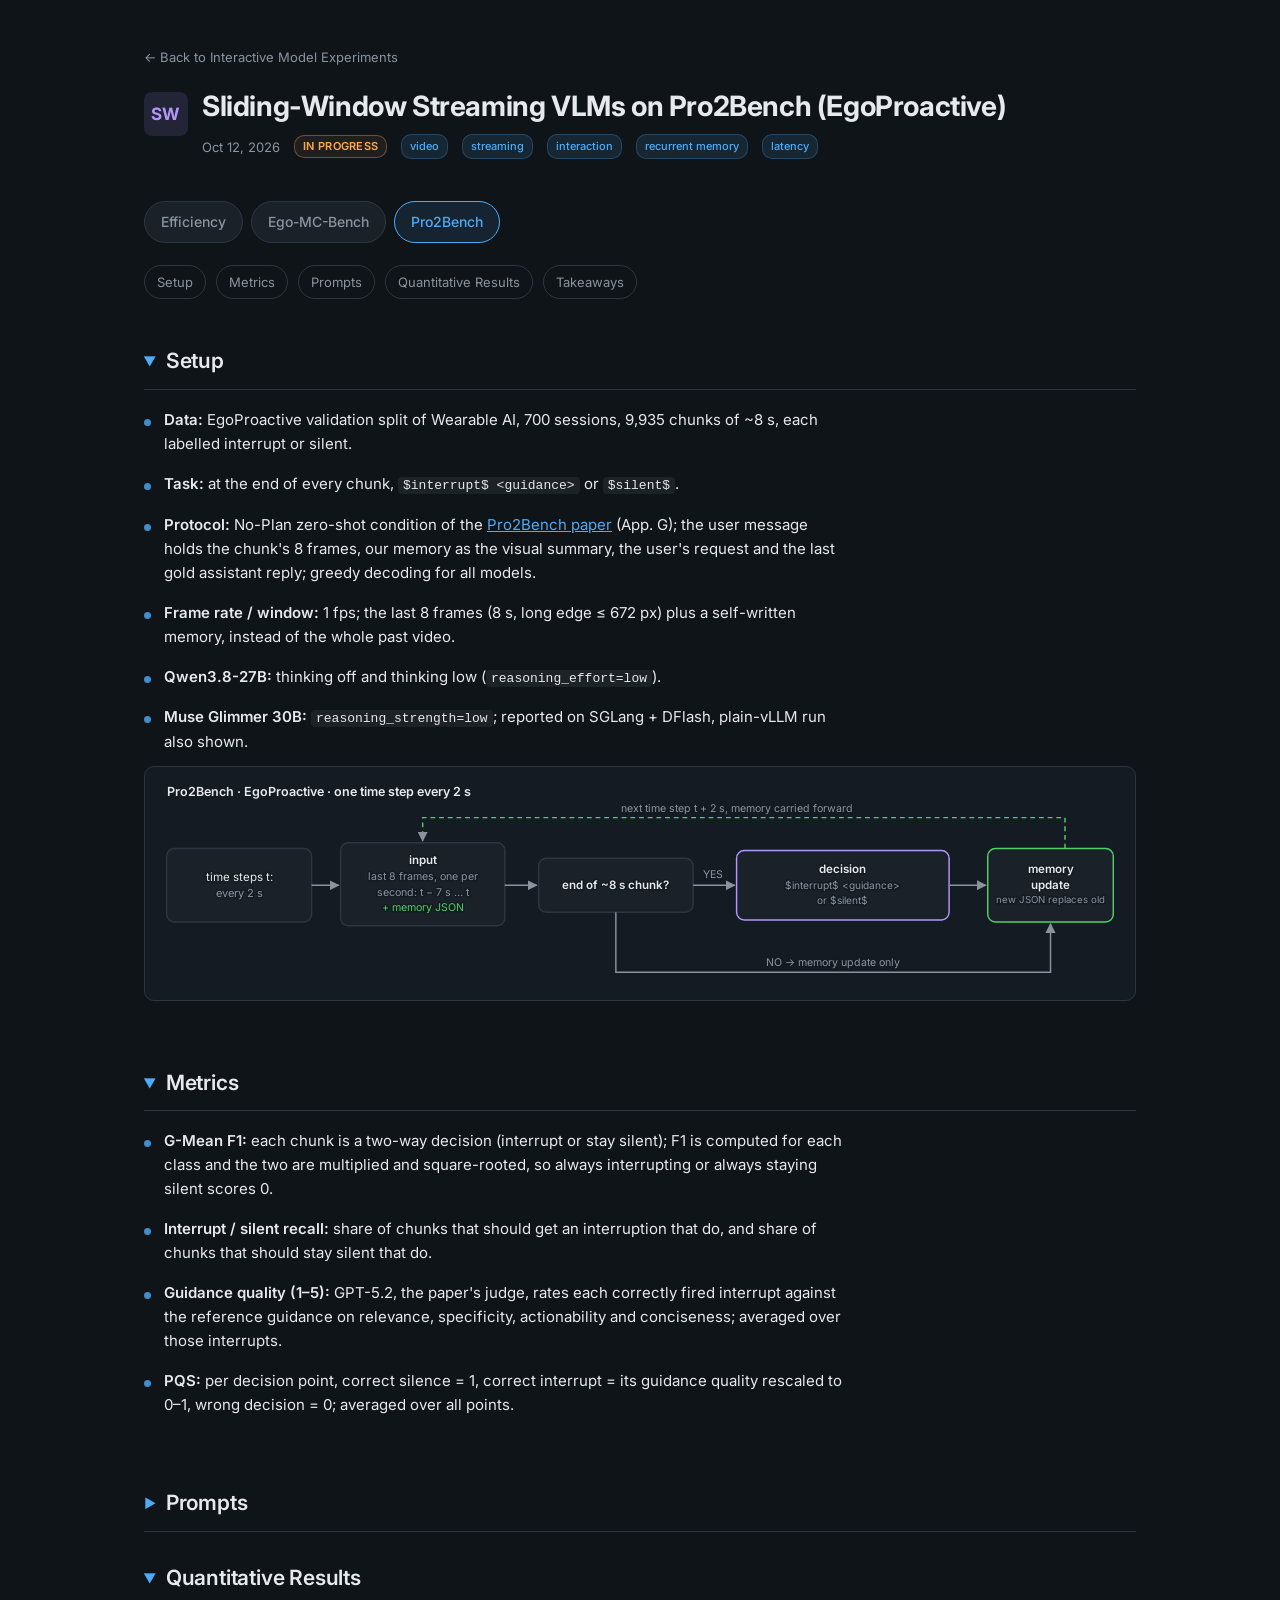
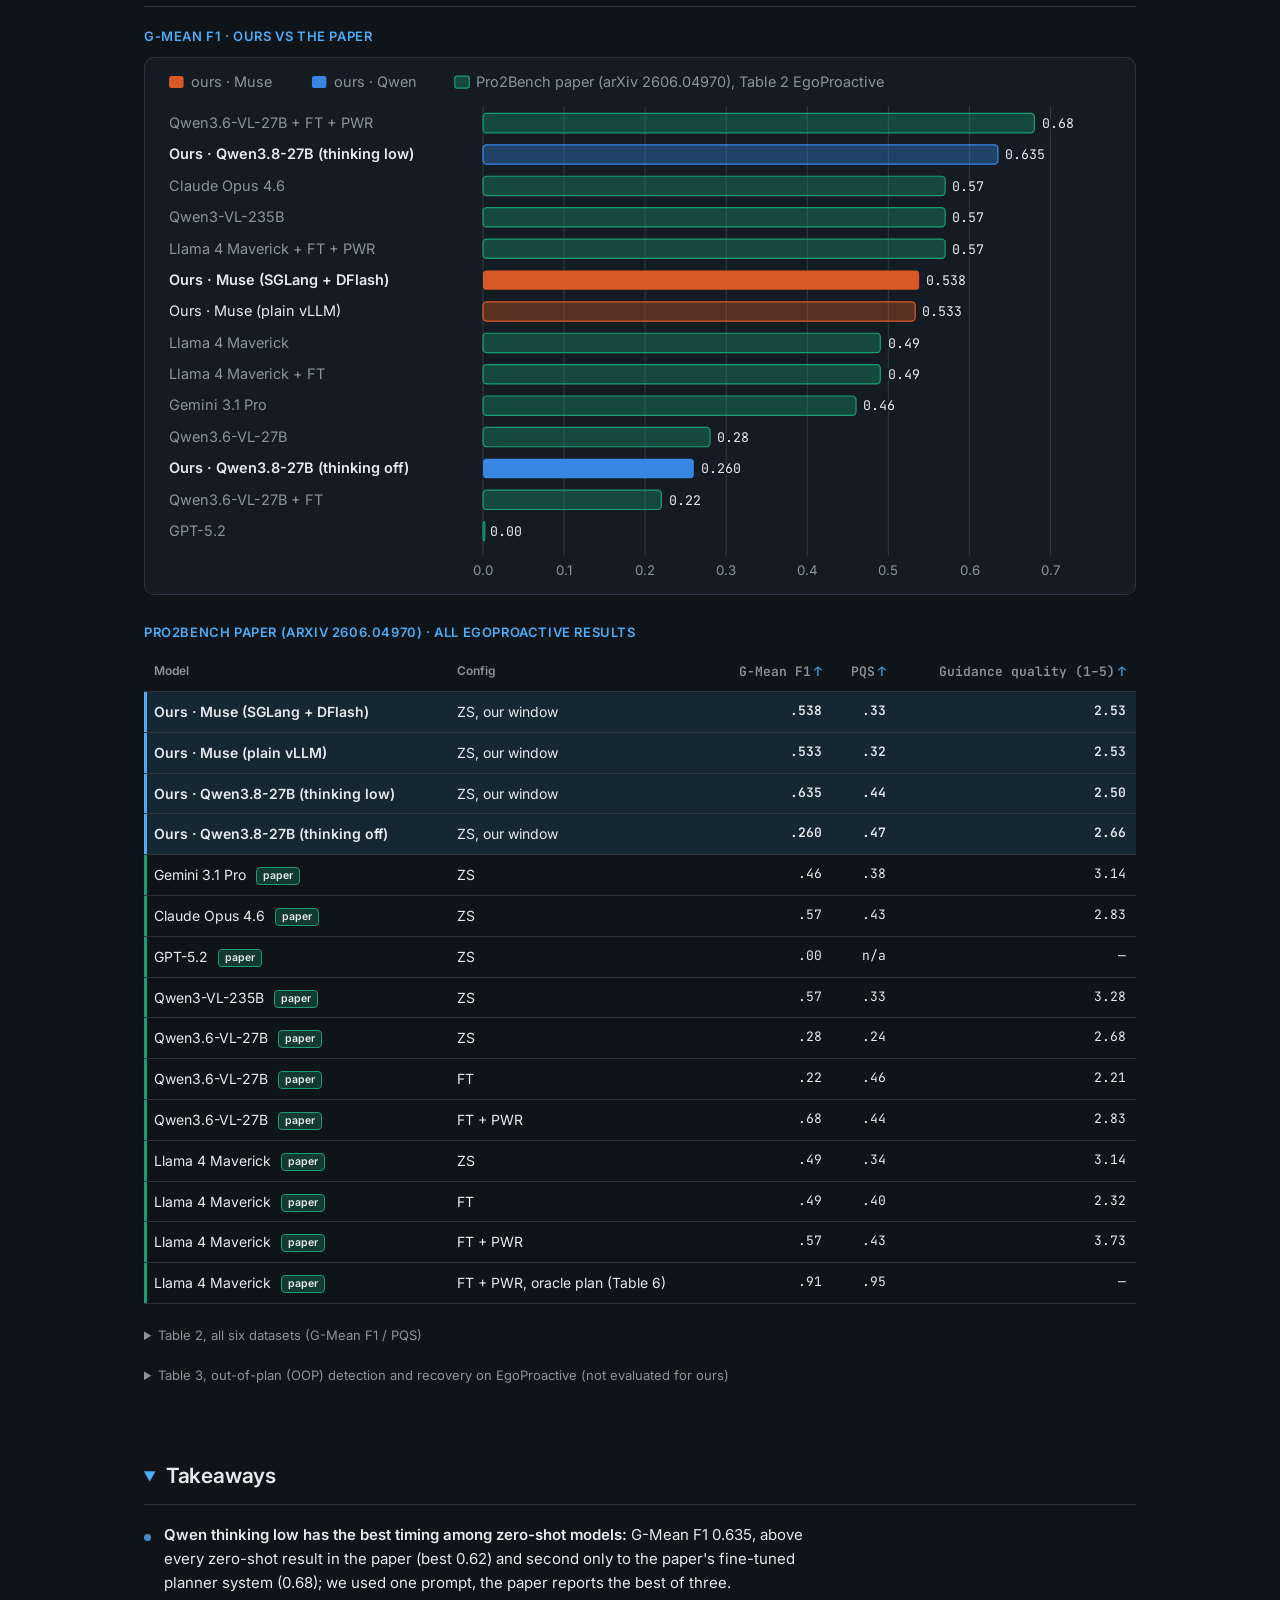
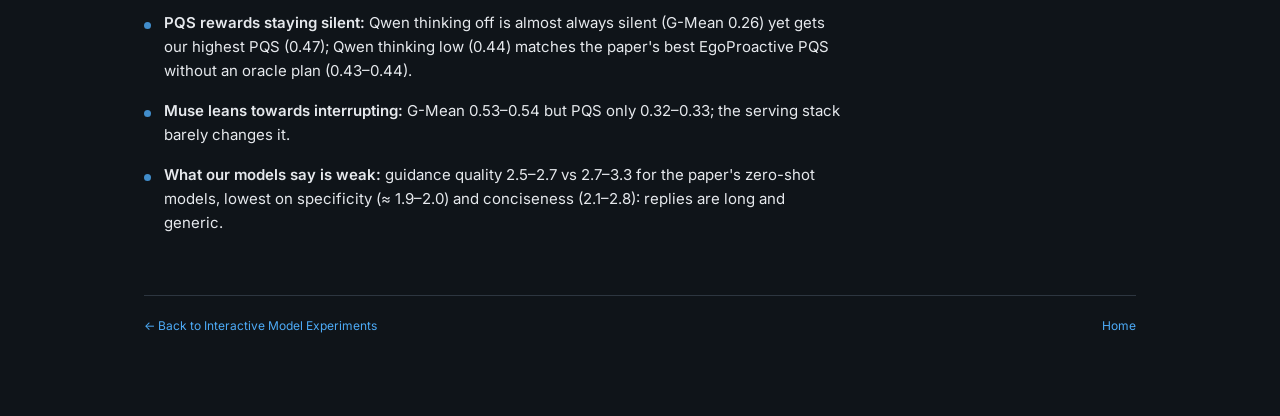
<file: wearable_ai.html>
<!DOCTYPE html>
<html lang="en">
<head>
<meta charset="UTF-8">
<meta name="viewport" content="width=device-width, initial-scale=1">
<title>Pro2Bench · Sliding-Window Streaming VLMs — Interactive Model Experiments</title>
<link rel="stylesheet" href="style.css">
<link rel="stylesheet" href="https://fonts.googleapis.com/css2?family=Inter:wght@400;500;600;700&family=JetBrains+Mono:wght@400;500&display=swap">
<link rel="stylesheet" href="page.css">
</head>
<body>
<div class="wrap">
  <header class="exp-header">
    <a href="https://jxb1st.github.io/interactive_model_panel/" class="back-link">← Back to Interactive Model Experiments</a>
    <div class="exp-title-row">
      <span class="card-icon c2">SW</span>
      <div>
        <h1>Sliding-Window Streaming VLMs on Pro2Bench (EgoProactive)</h1>
        <div class="exp-meta">
          <time datetime="2026-10-12">Oct 12, 2026</time>
          <span class="status in-progress">in progress</span>
          <span class="tag">video</span><span class="tag">streaming</span><span class="tag">interaction</span><span class="tag">recurrent memory</span><span class="tag">latency</span>
        </div>
      </div>
    </div>
    
  </header>

  <nav class="pagenav" aria-label="Pages"><a class="tab" href="index.html">Efficiency</a><a class="tab" href="ego_mc.html">Ego-MC-Bench</a><a class="tab active" href="wearable_ai.html" aria-current="page">Pro2Bench</a></nav>
  <nav class="exp-toc" data-toc aria-label="Sections"></nav>

  <section class="exp-section"><h2 id="setup">Setup</h2>
    <ul class="points tight"><li><b>Data:</b> EgoProactive validation split of Wearable AI, 700 sessions, 9,935 chunks of ~8 s, each labelled interrupt or silent.</li><li><b>Task:</b> at the end of every chunk, <code>$interrupt$ &lt;guidance&gt;</code> or <code>$silent$</code>.</li><li><b>Protocol:</b> No-Plan zero-shot condition of the <a href="https://arxiv.org/abs/2606.04970">Pro2Bench paper</a> (App. G); the user message holds the chunk's 8 frames, our memory as the visual summary, the user's request and the last gold assistant reply; greedy decoding for all models.</li><li><b>Frame rate / window:</b> 1 fps; the last 8 frames (8 s, long edge ≤ 672 px) plus a self-written memory, instead of the whole past video.</li><li><b>Qwen3.8-27B:</b> thinking off and thinking low (<code>reasoning_effort=low</code>).</li><li><b>Muse Glimmer 30B:</b> <code>reasoning_strength=low</code>; reported on SGLang + DFlash, plain-vLLM run also shown.</li></ul>
    <figure class="figwrap"><svg class="chart flow" viewBox="0 0 1000 216" role="img" aria-label="Pro2Bench call flow: a time step every 2 s; a decision at the end of each chunk, then a memory update"><defs><marker id="fa_p" viewBox="0 0 10 10" refX="9" refY="5" markerWidth="7" markerHeight="7" orient="auto"><path d="M0,0 L10,5 L0,10 z" fill="#8a949e"/></marker></defs><text x="10.0" y="18.0" font-size="13" fill="#e6e9ed" text-anchor="start" stroke="#141b22" stroke-width="3" paint-order="stroke" font-family="Inter, -apple-system, sans-serif" font-weight="600">Pro2Bench · EgoProactive · one time step every 2 s</text><rect x="10" y="72" width="150" height="76" rx="8" fill="#1a2129" stroke="#2d3640" stroke-width="1.5"/><text x="85.0" y="105.7" font-size="12" fill="#e6e9ed" text-anchor="middle" stroke="#141b22" stroke-width="3" paint-order="stroke" font-family="Inter, -apple-system, sans-serif">time steps t:</text><text x="85.0" y="122.3" font-size="11.5" fill="#8a949e" text-anchor="middle" stroke="#141b22" stroke-width="3" paint-order="stroke" font-family="Inter, -apple-system, sans-serif">every 2 s</text><rect x="190" y="66" width="170" height="86" rx="8" fill="#1a2129" stroke="#2d3640" stroke-width="1.5"/><text x="275.0" y="87.7" font-size="12" fill="#e6e9ed" text-anchor="middle" stroke="#141b22" stroke-width="3" paint-order="stroke" font-family="Inter, -apple-system, sans-serif" font-weight="600">input</text><text x="275.0" y="104.8" font-size="11" fill="#8a949e" text-anchor="middle" stroke="#141b22" stroke-width="3" paint-order="stroke" font-family="Inter, -apple-system, sans-serif">last 8 frames, one per</text><text x="275.0" y="120.8" font-size="11" fill="#8a949e" text-anchor="middle" stroke="#141b22" stroke-width="3" paint-order="stroke" font-family="Inter, -apple-system, sans-serif">second: t − 7 s … t</text><text x="275.0" y="136.8" font-size="11" fill="#51cf66" text-anchor="middle" stroke="#141b22" stroke-width="3" paint-order="stroke" font-family="Inter, -apple-system, sans-serif">+ memory JSON</text><rect x="395" y="82" width="160" height="56" rx="8" fill="#1a2129" stroke="#2d3640" stroke-width="1.5"/><text x="475.0" y="114.2" font-size="12" fill="#e6e9ed" text-anchor="middle" stroke="#141b22" stroke-width="3" paint-order="stroke" font-family="Inter, -apple-system, sans-serif" font-weight="600">end of ~8 s chunk?</text><rect x="600" y="74" width="220" height="72" rx="8" fill="#1a2129" stroke="#b197fc" stroke-width="1.5"/><text x="710.0" y="97.2" font-size="12" fill="#e6e9ed" text-anchor="middle" stroke="#141b22" stroke-width="3" paint-order="stroke" font-family="Inter, -apple-system, sans-serif" font-weight="600">decision</text><text x="710.0" y="113.7" font-size="10.5" fill="#8a949e" text-anchor="middle" stroke="#141b22" stroke-width="3" paint-order="stroke" font-family="Inter, -apple-system, sans-serif">$interrupt$ &lt;guidance&gt;</text><text x="710.0" y="129.2" font-size="10.5" fill="#8a949e" text-anchor="middle" stroke="#141b22" stroke-width="3" paint-order="stroke" font-family="Inter, -apple-system, sans-serif">or $silent$</text><rect x="860" y="72" width="130" height="76" rx="8" fill="#1a2129" stroke="#51cf66" stroke-width="1.5"/><text x="925.0" y="97.2" font-size="12" fill="#e6e9ed" text-anchor="middle" stroke="#141b22" stroke-width="3" paint-order="stroke" font-family="Inter, -apple-system, sans-serif" font-weight="600">memory</text><text x="925.0" y="114.2" font-size="12" fill="#e6e9ed" text-anchor="middle" stroke="#141b22" stroke-width="3" paint-order="stroke" font-family="Inter, -apple-system, sans-serif" font-weight="600">update</text><text x="925.0" y="128.5" font-size="10" fill="#8a949e" text-anchor="middle" stroke="#141b22" stroke-width="3" paint-order="stroke" font-family="Inter, -apple-system, sans-serif">new JSON replaces old</text><path d="M160,110 H188" fill="none" stroke="#8a949e" stroke-width="1.5" marker-end="url(#fa_p)"/><path d="M360,110 H393" fill="none" stroke="#8a949e" stroke-width="1.5" marker-end="url(#fa_p)"/><path d="M555,110 H598" fill="none" stroke="#8a949e" stroke-width="1.5" marker-end="url(#fa_p)"/><text x="576.0" y="102.0" font-size="11" fill="#8a949e" text-anchor="middle" stroke="#141b22" stroke-width="3" paint-order="stroke" font-family="Inter, -apple-system, sans-serif">YES</text><path d="M820,110 H858" fill="none" stroke="#8a949e" stroke-width="1.5" marker-end="url(#fa_p)"/><path d="M475,138 V200 H925 V150" fill="none" stroke="#8a949e" stroke-width="1.5" marker-end="url(#fa_p)"/><text x="700.0" y="194.0" font-size="11" fill="#8a949e" text-anchor="middle" stroke="#141b22" stroke-width="3" paint-order="stroke" font-family="Inter, -apple-system, sans-serif">NO → memory update only</text><path d="M940,72 V40 H275 V64" fill="none" stroke="#51cf66" stroke-width="1.5" stroke-dasharray="5 4" marker-end="url(#fa_p)"/><text x="600.0" y="34.0" font-size="11" fill="#8a949e" text-anchor="middle" stroke="#141b22" stroke-width="3" paint-order="stroke" font-family="Inter, -apple-system, sans-serif">next time step t + 2 s, memory carried forward</text></svg></figure>
  </section>

  <section class="exp-section"><h2 id="metrics">Metrics</h2>
    <ul class="points tight"><li><b>G-Mean F1:</b> each chunk is a two-way decision (interrupt or stay silent); F1 is computed for each class and the two are multiplied and square-rooted, so always interrupting or always staying silent scores 0.</li><li><b>Interrupt / silent recall:</b> share of chunks that should get an interruption that do, and share of chunks that should stay silent that do.</li><li><b>Guidance quality (1–5):</b> GPT-5.2, the paper's judge, rates each correctly fired interrupt against the reference guidance on relevance, specificity, actionability and conciseness; averaged over those interrupts.</li><li><b>PQS:</b> per decision point, correct silence = 1, correct interrupt = its guidance quality rescaled to 0–1, wrong decision = 0; averaged over all points.</li></ul>
  </section>

  <section class="exp-section"><h2 id="prompts">Prompts</h2>
    <div class="prompt system"><div class="prompt-head">System prompt <span class="prompt-note">App. G.2, verbatim</span></div>
        <pre class="prompt-body">You are a helpful, proactive AI assistant guiding a user through a step-by-step procedural task. You observe the user’s activity through egocentric video from their perspective.

Your responsibilities:
1. Track which step the user is currently performing.
2. Detect when a step is completed and proactively announce the next step.
3. Detect mistakes or deviations from the expected procedure:
 - Skipped steps
 - Wrong step ordering
 - Technique errors
 - Substitutions or improvisations
4. When a deviation is detected, suggest a recovery action.
5. If no guidance is needed (user is progressing normally), stay silent.

Output format:
- If the user needs guidance (step completed, mistake detected, or question asked), respond with: $interrupt$ followed by your guidance.
- If no guidance is needed, respond with exactly: $silent$

Be concise. Focus on what the user should do next, not what they just did.</pre></div><div class="prompt user"><div class="prompt-head">User message <span class="prompt-note">after the chunk's 8 frames; No-Plan duplex template, visual summary = our memory</span></div>
        <pre class="prompt-body">Here is the summary of the recent visual context: {visual_summary}
Here is the most recent conversation between the user and the assistant:
User: {user_utterance}
Assistant: {assistant_response}</pre></div><div class="prompt variant"><div class="prompt-head">Memory update <span class="prompt-note">ours, a separate call; [context] = no question yet / turns so far / the user's query</span></div>
        <pre class="prompt-body">You are watching a live first-person video but only ever see the most recent frames (each labeled with its time in seconds) plus a short written memory that you yourself wrote on the previous update. Nothing else about earlier footage survives, so the memory must carry everything you may need later: what the person did and where, objects and their locations, text you saw, counts, the current state, and what was said.
Context so far: [context]
Hard limits: observed_facts at most 8 entries, completed_steps at most 6, pending_commitments at most 3, uncertainties at most 3; every entry at most 15 words and prefixed with its time (e.g. &quot;12s: ...&quot;); current_state at most 40 words. Merge or drop older entries instead of exceeding these limits. Describe only what the frames support.
Reply with ONE JSON object and nothing else, in exactly this shape:
{&quot;observed_facts&quot;: [...], &quot;completed_steps&quot;: [...], &quot;current_state&quot;: &quot;...&quot;, &quot;pending_commitments&quot;: [...], &quot;uncertainties&quot;: [...]}</pre></div>
  </section>

  <section class="exp-section"><h2 id="results">Quantitative Results</h2>
    <h3>G-Mean F1 · ours vs the paper</h3>
    <figure class="figwrap"><svg class="chart" viewBox="0 0 800 424" role="img" aria-label="EgoProactive G-mean F1 under the Pro2Bench protocol: ours versus the paper&#x27;s models"><rect x="10" y="5" width="12" height="10" rx="2" fill="#d95926"/><text x="28.0" y="14.0" font-size="12" fill="#8a949e" text-anchor="start" stroke="#141b22" stroke-width="3" paint-order="stroke" font-family="Inter, -apple-system, sans-serif">ours · Muse</text><rect x="128.3" y="5" width="12" height="10" rx="2" fill="#3987e5"/><text x="146.3" y="14.0" font-size="12" fill="#8a949e" text-anchor="start" stroke="#141b22" stroke-width="3" paint-order="stroke" font-family="Inter, -apple-system, sans-serif">ours · Qwen</text><rect x="246.60000000000002" y="5" width="12" height="10" rx="2" fill="#199e70" fill-opacity=".35" stroke="#199e70"/><text x="264.6" y="14.0" font-size="12" fill="#8a949e" text-anchor="start" stroke="#141b22" stroke-width="3" paint-order="stroke" font-family="Inter, -apple-system, sans-serif">Pro2Bench paper (arXiv 2606.04970), Table 2 EgoProactive</text><line x1="270.0" y1="30" x2="270.0" y2="402" stroke="#2d3640"/><text x="270.0" y="418.0" font-size="11" fill="#8a949e" text-anchor="middle" stroke="#141b22" stroke-width="3" paint-order="stroke" font-family="Inter, -apple-system, sans-serif">0.0</text><line x1="337.14285714285717" y1="30" x2="337.14285714285717" y2="402" stroke="#2d3640"/><text x="337.1" y="418.0" font-size="11" fill="#8a949e" text-anchor="middle" stroke="#141b22" stroke-width="3" paint-order="stroke" font-family="Inter, -apple-system, sans-serif">0.1</text><line x1="404.28571428571433" y1="30" x2="404.28571428571433" y2="402" stroke="#2d3640"/><text x="404.3" y="418.0" font-size="11" fill="#8a949e" text-anchor="middle" stroke="#141b22" stroke-width="3" paint-order="stroke" font-family="Inter, -apple-system, sans-serif">0.2</text><line x1="471.42857142857144" y1="30" x2="471.42857142857144" y2="402" stroke="#2d3640"/><text x="471.4" y="418.0" font-size="11" fill="#8a949e" text-anchor="middle" stroke="#141b22" stroke-width="3" paint-order="stroke" font-family="Inter, -apple-system, sans-serif">0.3</text><line x1="538.5714285714287" y1="30" x2="538.5714285714287" y2="402" stroke="#2d3640"/><text x="538.6" y="418.0" font-size="11" fill="#8a949e" text-anchor="middle" stroke="#141b22" stroke-width="3" paint-order="stroke" font-family="Inter, -apple-system, sans-serif">0.4</text><line x1="605.7142857142858" y1="30" x2="605.7142857142858" y2="402" stroke="#2d3640"/><text x="605.7" y="418.0" font-size="11" fill="#8a949e" text-anchor="middle" stroke="#141b22" stroke-width="3" paint-order="stroke" font-family="Inter, -apple-system, sans-serif">0.5</text><line x1="672.8571428571429" y1="30" x2="672.8571428571429" y2="402" stroke="#2d3640"/><text x="672.9" y="418.0" font-size="11" fill="#8a949e" text-anchor="middle" stroke="#141b22" stroke-width="3" paint-order="stroke" font-family="Inter, -apple-system, sans-serif">0.6</text><line x1="740.0" y1="30" x2="740.0" y2="402" stroke="#2d3640"/><text x="740.0" y="418.0" font-size="11" fill="#8a949e" text-anchor="middle" stroke="#141b22" stroke-width="3" paint-order="stroke" font-family="Inter, -apple-system, sans-serif">0.7</text><text x="10.0" y="48.0" font-size="12" fill="#8a949e" text-anchor="start" stroke="#141b22" stroke-width="3" paint-order="stroke" font-family="Inter, -apple-system, sans-serif">Qwen3.6-VL-27B + FT + PWR</text><rect x="270" y="36" width="456.6" height="16" rx="3" fill="#199e70" fill-opacity=".35" stroke="#199e70"><title>Qwen3.6-VL-27B + FT + PWR (Pro2Bench paper): G-mean F1 0.680</title></rect><text x="732.6" y="48.0" font-size="11" fill="#e6e9ed" text-anchor="start" stroke="#141b22" stroke-width="3" paint-order="stroke" font-family="JetBrains Mono, ui-monospace, monospace">0.68</text><text x="10.0" y="74.0" font-size="12" fill="#e6e9ed" text-anchor="start" stroke="#141b22" stroke-width="3" paint-order="stroke" font-family="Inter, -apple-system, sans-serif" font-weight="600">Ours · Qwen3.8-27B (thinking low)</text><rect x="270" y="62" width="426.4" height="16" rx="3" fill="#3987e5" fill-opacity=".35" stroke="#3987e5"><title>Ours · Qwen3.8-27B (thinking low): G-mean F1 0.635</title></rect><text x="702.4" y="74.0" font-size="11" fill="#e6e9ed" text-anchor="start" stroke="#141b22" stroke-width="3" paint-order="stroke" font-family="JetBrains Mono, ui-monospace, monospace">0.635</text><text x="10.0" y="100.0" font-size="12" fill="#8a949e" text-anchor="start" stroke="#141b22" stroke-width="3" paint-order="stroke" font-family="Inter, -apple-system, sans-serif">Claude Opus 4.6</text><rect x="270" y="88" width="382.7" height="16" rx="3" fill="#199e70" fill-opacity=".35" stroke="#199e70"><title>Claude Opus 4.6 (Pro2Bench paper): G-mean F1 0.570</title></rect><text x="658.7" y="100.0" font-size="11" fill="#e6e9ed" text-anchor="start" stroke="#141b22" stroke-width="3" paint-order="stroke" font-family="JetBrains Mono, ui-monospace, monospace">0.57</text><text x="10.0" y="126.0" font-size="12" fill="#8a949e" text-anchor="start" stroke="#141b22" stroke-width="3" paint-order="stroke" font-family="Inter, -apple-system, sans-serif">Qwen3-VL-235B</text><rect x="270" y="114" width="382.7" height="16" rx="3" fill="#199e70" fill-opacity=".35" stroke="#199e70"><title>Qwen3-VL-235B (Pro2Bench paper): G-mean F1 0.570</title></rect><text x="658.7" y="126.0" font-size="11" fill="#e6e9ed" text-anchor="start" stroke="#141b22" stroke-width="3" paint-order="stroke" font-family="JetBrains Mono, ui-monospace, monospace">0.57</text><text x="10.0" y="152.0" font-size="12" fill="#8a949e" text-anchor="start" stroke="#141b22" stroke-width="3" paint-order="stroke" font-family="Inter, -apple-system, sans-serif">Llama 4 Maverick + FT + PWR</text><rect x="270" y="140" width="382.7" height="16" rx="3" fill="#199e70" fill-opacity=".35" stroke="#199e70"><title>Llama 4 Maverick + FT + PWR (Pro2Bench paper): G-mean F1 0.570</title></rect><text x="658.7" y="152.0" font-size="11" fill="#e6e9ed" text-anchor="start" stroke="#141b22" stroke-width="3" paint-order="stroke" font-family="JetBrains Mono, ui-monospace, monospace">0.57</text><text x="10.0" y="178.0" font-size="12" fill="#e6e9ed" text-anchor="start" stroke="#141b22" stroke-width="3" paint-order="stroke" font-family="Inter, -apple-system, sans-serif" font-weight="600">Ours · Muse (SGLang + DFlash)</text><rect x="270" y="166" width="361.2" height="16" rx="3" fill="#d95926"><title>Ours · Muse (SGLang + DFlash): G-mean F1 0.538</title></rect><text x="637.2" y="178.0" font-size="11" fill="#e6e9ed" text-anchor="start" stroke="#141b22" stroke-width="3" paint-order="stroke" font-family="JetBrains Mono, ui-monospace, monospace">0.538</text><text x="10.0" y="204.0" font-size="12" fill="#e6e9ed" text-anchor="start" stroke="#141b22" stroke-width="3" paint-order="stroke" font-family="Inter, -apple-system, sans-serif">Ours · Muse (plain vLLM)</text><rect x="270" y="192" width="357.9" height="16" rx="3" fill="#d95926" fill-opacity=".35" stroke="#d95926"><title>Ours · Muse (plain vLLM): G-mean F1 0.533</title></rect><text x="633.9" y="204.0" font-size="11" fill="#e6e9ed" text-anchor="start" stroke="#141b22" stroke-width="3" paint-order="stroke" font-family="JetBrains Mono, ui-monospace, monospace">0.533</text><text x="10.0" y="230.0" font-size="12" fill="#8a949e" text-anchor="start" stroke="#141b22" stroke-width="3" paint-order="stroke" font-family="Inter, -apple-system, sans-serif">Llama 4 Maverick</text><rect x="270" y="218" width="329.0" height="16" rx="3" fill="#199e70" fill-opacity=".35" stroke="#199e70"><title>Llama 4 Maverick (Pro2Bench paper): G-mean F1 0.490</title></rect><text x="605.0" y="230.0" font-size="11" fill="#e6e9ed" text-anchor="start" stroke="#141b22" stroke-width="3" paint-order="stroke" font-family="JetBrains Mono, ui-monospace, monospace">0.49</text><text x="10.0" y="256.0" font-size="12" fill="#8a949e" text-anchor="start" stroke="#141b22" stroke-width="3" paint-order="stroke" font-family="Inter, -apple-system, sans-serif">Llama 4 Maverick + FT</text><rect x="270" y="244" width="329.0" height="16" rx="3" fill="#199e70" fill-opacity=".35" stroke="#199e70"><title>Llama 4 Maverick + FT (Pro2Bench paper): G-mean F1 0.490</title></rect><text x="605.0" y="256.0" font-size="11" fill="#e6e9ed" text-anchor="start" stroke="#141b22" stroke-width="3" paint-order="stroke" font-family="JetBrains Mono, ui-monospace, monospace">0.49</text><text x="10.0" y="282.0" font-size="12" fill="#8a949e" text-anchor="start" stroke="#141b22" stroke-width="3" paint-order="stroke" font-family="Inter, -apple-system, sans-serif">Gemini 3.1 Pro</text><rect x="270" y="270" width="308.9" height="16" rx="3" fill="#199e70" fill-opacity=".35" stroke="#199e70"><title>Gemini 3.1 Pro (Pro2Bench paper): G-mean F1 0.460</title></rect><text x="584.9" y="282.0" font-size="11" fill="#e6e9ed" text-anchor="start" stroke="#141b22" stroke-width="3" paint-order="stroke" font-family="JetBrains Mono, ui-monospace, monospace">0.46</text><text x="10.0" y="308.0" font-size="12" fill="#8a949e" text-anchor="start" stroke="#141b22" stroke-width="3" paint-order="stroke" font-family="Inter, -apple-system, sans-serif">Qwen3.6-VL-27B</text><rect x="270" y="296" width="188.0" height="16" rx="3" fill="#199e70" fill-opacity=".35" stroke="#199e70"><title>Qwen3.6-VL-27B (Pro2Bench paper): G-mean F1 0.280</title></rect><text x="464.0" y="308.0" font-size="11" fill="#e6e9ed" text-anchor="start" stroke="#141b22" stroke-width="3" paint-order="stroke" font-family="JetBrains Mono, ui-monospace, monospace">0.28</text><text x="10.0" y="334.0" font-size="12" fill="#e6e9ed" text-anchor="start" stroke="#141b22" stroke-width="3" paint-order="stroke" font-family="Inter, -apple-system, sans-serif" font-weight="600">Ours · Qwen3.8-27B (thinking off)</text><rect x="270" y="322" width="174.6" height="16" rx="3" fill="#3987e5"><title>Ours · Qwen3.8-27B (thinking off): G-mean F1 0.260</title></rect><text x="450.6" y="334.0" font-size="11" fill="#e6e9ed" text-anchor="start" stroke="#141b22" stroke-width="3" paint-order="stroke" font-family="JetBrains Mono, ui-monospace, monospace">0.260</text><text x="10.0" y="360.0" font-size="12" fill="#8a949e" text-anchor="start" stroke="#141b22" stroke-width="3" paint-order="stroke" font-family="Inter, -apple-system, sans-serif">Qwen3.6-VL-27B + FT</text><rect x="270" y="348" width="147.7" height="16" rx="3" fill="#199e70" fill-opacity=".35" stroke="#199e70"><title>Qwen3.6-VL-27B + FT (Pro2Bench paper): G-mean F1 0.220</title></rect><text x="423.7" y="360.0" font-size="11" fill="#e6e9ed" text-anchor="start" stroke="#141b22" stroke-width="3" paint-order="stroke" font-family="JetBrains Mono, ui-monospace, monospace">0.22</text><text x="10.0" y="386.0" font-size="12" fill="#8a949e" text-anchor="start" stroke="#141b22" stroke-width="3" paint-order="stroke" font-family="Inter, -apple-system, sans-serif">GPT-5.2</text><rect x="270" y="374" width="1.5" height="16" rx="3" fill="#199e70" fill-opacity=".35" stroke="#199e70"><title>GPT-5.2 (Pro2Bench paper): G-mean F1 0.000</title></rect><text x="276.0" y="386.0" font-size="11" fill="#e6e9ed" text-anchor="start" stroke="#141b22" stroke-width="3" paint-order="stroke" font-family="JetBrains Mono, ui-monospace, monospace">0.00</text></svg></figure>
    <h3>Pro2Bench paper (arXiv 2606.04970) · all EgoProactive results</h3>
    <div class="tblwrap"><table class="tbl"><thead><tr><th>Model</th><th>Config</th><th class="n">G-Mean F1<span class="dir" title="higher is better">↑</span></th><th class="n">PQS<span class="dir" title="higher is better">↑</span></th><th class="n">Guidance quality (1–5)<span class="dir" title="higher is better">↑</span></th></tr></thead><tbody><tr class="ours"><td><b>Ours · Muse (SGLang + DFlash)</b></td><td>ZS, our window</td><td class="n"><b>.538</b></td><td class="n"><b>.33</b></td><td class="n"><b>2.53</b></td></tr><tr class="ours"><td><b>Ours · Muse (plain vLLM)</b></td><td>ZS, our window</td><td class="n"><b>.533</b></td><td class="n"><b>.32</b></td><td class="n"><b>2.53</b></td></tr><tr class="ours"><td><b>Ours · Qwen3.8-27B (thinking low)</b></td><td>ZS, our window</td><td class="n"><b>.635</b></td><td class="n"><b>.44</b></td><td class="n"><b>2.50</b></td></tr><tr class="ours"><td><b>Ours · Qwen3.8-27B (thinking off)</b></td><td>ZS, our window</td><td class="n"><b>.260</b></td><td class="n"><b>.47</b></td><td class="n"><b>2.66</b></td></tr><tr class="paper"><td>Gemini 3.1 Pro <span class="src-tag">paper</span></td><td>ZS</td><td class="n">.46</td><td class="n">.38</td><td class="n">3.14</td></tr><tr class="paper"><td>Claude Opus 4.6 <span class="src-tag">paper</span></td><td>ZS</td><td class="n">.57</td><td class="n">.43</td><td class="n">2.83</td></tr><tr class="paper"><td>GPT-5.2 <span class="src-tag">paper</span></td><td>ZS</td><td class="n">.00</td><td class="n">n/a</td><td class="n">—</td></tr><tr class="paper"><td>Qwen3-VL-235B <span class="src-tag">paper</span></td><td>ZS</td><td class="n">.57</td><td class="n">.33</td><td class="n">3.28</td></tr><tr class="paper"><td>Qwen3.6-VL-27B <span class="src-tag">paper</span></td><td>ZS</td><td class="n">.28</td><td class="n">.24</td><td class="n">2.68</td></tr><tr class="paper"><td>Qwen3.6-VL-27B <span class="src-tag">paper</span></td><td>FT</td><td class="n">.22</td><td class="n">.46</td><td class="n">2.21</td></tr><tr class="paper"><td>Qwen3.6-VL-27B <span class="src-tag">paper</span></td><td>FT + PWR</td><td class="n">.68</td><td class="n">.44</td><td class="n">2.83</td></tr><tr class="paper"><td>Llama 4 Maverick <span class="src-tag">paper</span></td><td>ZS</td><td class="n">.49</td><td class="n">.34</td><td class="n">3.14</td></tr><tr class="paper"><td>Llama 4 Maverick <span class="src-tag">paper</span></td><td>FT</td><td class="n">.49</td><td class="n">.40</td><td class="n">2.32</td></tr><tr class="paper"><td>Llama 4 Maverick <span class="src-tag">paper</span></td><td>FT + PWR</td><td class="n">.57</td><td class="n">.43</td><td class="n">3.73</td></tr><tr class="paper"><td>Llama 4 Maverick <span class="src-tag">paper</span></td><td>FT + PWR, oracle plan (Table 6)</td><td class="n">.91</td><td class="n">.95</td><td class="n">—</td></tr></tbody></table></div><details class="tbl-details"><summary>Table 2, all six datasets (G-Mean F1 / PQS)</summary><div class="tblwrap"><table class="tbl"><thead><tr><th>Model</th><th>Config</th><th class="n">EE4D</th><th class="n">EK</th><th class="n">HowTo</th><th class="n">Ego4D</th><th class="n">HA</th><th class="n">EP</th><th class="n">Avg</th></tr></thead><tbody><tr class="paper"><td>Gemini 3.1 Pro <span class="src-tag">paper</span></td><td>ZS</td><td class="n">.38 / .27</td><td class="n">.50 / .34</td><td class="n">.48 / .35</td><td class="n">.51 / .36</td><td class="n">.53 / .41</td><td class="n">.46 / .38</td><td class="n">.48 / .35</td></tr><tr class="paper"><td>Claude Opus 4.6 <span class="src-tag">paper</span></td><td>ZS</td><td class="n">.48 / .32</td><td class="n">.52 / .29</td><td class="n">.46 / .27</td><td class="n">.54 / .37</td><td class="n">.49 / .26</td><td class="n">.57 / .43</td><td class="n">.51 / .32</td></tr><tr class="paper"><td>GPT-5.2 <span class="src-tag">paper</span></td><td>ZS</td><td class="n">.34 / n/a</td><td class="n">.00 / n/a</td><td class="n">.00 / n/a</td><td class="n">.08 / n/a</td><td class="n">.00 / n/a</td><td class="n">.00 / n/a</td><td class="n">.07 / n/a</td></tr><tr class="paper"><td>Qwen3-VL-235B <span class="src-tag">paper</span></td><td>ZS</td><td class="n">.11 / .13</td><td class="n">.46 / .32</td><td class="n">.49 / .33</td><td class="n">.50 / .37</td><td class="n">.46 / .35</td><td class="n">.57 / .33</td><td class="n">.43 / .30</td></tr><tr class="paper"><td>Qwen3.6-VL-27B <span class="src-tag">paper</span></td><td>ZS</td><td class="n">.36 / .28</td><td class="n">.17 / .45</td><td class="n">.33 / .41</td><td class="n">.51 / .43</td><td class="n">.22 / .41</td><td class="n">.28 / .24</td><td class="n">.31 / .37</td></tr><tr class="paper"><td>Qwen3.6-VL-27B <span class="src-tag">paper</span></td><td>FT</td><td class="n">.61 / .43</td><td class="n">.47 / .30</td><td class="n">.41 / .27</td><td class="n">.50 / .35</td><td class="n">.49 / .31</td><td class="n">.22 / .46</td><td class="n">.45 / .35</td></tr><tr class="paper"><td>Qwen3.6-VL-27B <span class="src-tag">paper</span></td><td>FT + PWR</td><td class="n">.89 / .52</td><td class="n">.90 / .36</td><td class="n">.88 / .42</td><td class="n">.86 / .64</td><td class="n">.79 / .45</td><td class="n">.68 / .44</td><td class="n">.83 / .47</td></tr><tr class="paper"><td>Llama 4 Maverick <span class="src-tag">paper</span></td><td>ZS</td><td class="n">.50 / .36</td><td class="n">.50 / .36</td><td class="n">.21 / .24</td><td class="n">.51 / .35</td><td class="n">.50 / .47</td><td class="n">.49 / .34</td><td class="n">.45 / .35</td></tr><tr class="paper"><td>Llama 4 Maverick <span class="src-tag">paper</span></td><td>FT</td><td class="n">.72 / .41</td><td class="n">.71 / .51</td><td class="n">.69 / .48</td><td class="n">.70 / .48</td><td class="n">.71 / .46</td><td class="n">.49 / .40</td><td class="n">.67 / .47</td></tr><tr class="paper"><td>Llama 4 Maverick <span class="src-tag">paper</span></td><td>FT + PWR</td><td class="n">.73 / .58</td><td class="n">.80 / .67</td><td class="n">.76 / .73</td><td class="n">.85 / .74</td><td class="n">.87 / .65</td><td class="n">.57 / .43</td><td class="n">.76 / .63</td></tr><tr class="paper"><td>Llama 4 Maverick <span class="src-tag">paper</span></td><td>FT + PWR, oracle plan (Table 6)</td><td class="n">.69 / .64</td><td class="n">.91 / .93</td><td class="n">.82 / .90</td><td class="n">.78 / .95</td><td class="n">.90 / .93</td><td class="n">.91 / .95</td><td class="n">.84 / .87</td></tr></tbody></table></div></details><details class="tbl-details"><summary>Table 3, out-of-plan (OOP) detection and recovery on EgoProactive (not evaluated for ours)</summary><div class="tblwrap"><table class="tbl"><thead><tr><th>Model</th><th>Config</th><th class="n">OOP detection % (no plan / pred. / oracle)</th><th class="n">PQS (no / pred. / oracle)</th><th class="n">Recovery 1–5 (no / pred. / oracle)</th></tr></thead><tbody><tr class="paper"><td>Gemini 3.1 Pro <span class="src-tag">paper</span></td><td>ZS</td><td class="n">69.2 / 46.3 / 33.0</td><td class="n">.38 / .41 / .37</td><td class="n">3.12 / 3.28 / 3.50</td></tr><tr class="paper"><td>Claude Opus 4.6 <span class="src-tag">paper</span></td><td>ZS</td><td class="n">72.1 / 28.4 / 30.3</td><td class="n">.43 / .35 / .31</td><td class="n">2.84 / 2.65 / 3.21</td></tr><tr class="paper"><td>GPT-5.2 <span class="src-tag">paper</span></td><td>ZS</td><td class="n">99.2 / 10.8 / 25.4</td><td class="n">† / † / †</td><td class="n">† / † / †</td></tr><tr class="paper"><td>Qwen3-VL-235B <span class="src-tag">paper</span></td><td>ZS</td><td class="n">69.3 / 36.4 / 19.8</td><td class="n">.33 / .39 / .45</td><td class="n">3.29 / 3.53 / 3.60</td></tr><tr class="paper"><td>Qwen3.6-VL-27B <span class="src-tag">paper</span></td><td>ZS</td><td class="n">90.1 / 57.5 / —</td><td class="n">.24 / .32 / —</td><td class="n">2.69 / 2.53 / —</td></tr><tr class="paper"><td>Qwen3.6-VL-27B <span class="src-tag">paper</span></td><td>FT</td><td class="n">5.8 / — / —</td><td class="n">.46 / — / —</td><td class="n">2.51 / — / —</td></tr><tr class="paper"><td>Qwen3.6-VL-27B <span class="src-tag">paper</span></td><td>FT + PWR</td><td class="n">— / 64.9 / 54.5</td><td class="n">— / .44 / .48</td><td class="n">— / 2.26 / 2.60</td></tr><tr class="paper"><td>Llama 4 Maverick <span class="src-tag">paper</span></td><td>ZS</td><td class="n">50.4 / 38.6 / 32.5</td><td class="n">.34 / .44 / .45</td><td class="n">3.07 / 4.00 / 4.44</td></tr><tr class="paper"><td>Llama 4 Maverick <span class="src-tag">paper</span></td><td>FT</td><td class="n">68.1 / — / —</td><td class="n">.40 / — / —</td><td class="n">1.72 / — / —</td></tr><tr class="paper"><td>Llama 4 Maverick <span class="src-tag">paper</span></td><td>FT + PWR</td><td class="n">— / 78.7 / 99.6</td><td class="n">— / .43 / .95</td><td class="n">— / 2.72 / 4.82</td></tr></tbody></table></div></details>
  </section>

  <section class="exp-section"><h2 id="takeaways">Takeaways</h2>
    <ul class="points tight"><li><b>Qwen thinking low has the best timing among zero-shot models:</b> G-Mean F1 0.635, above every zero-shot result in the paper (best 0.62) and second only to the paper's fine-tuned planner system (0.68); we used one prompt, the paper reports the best of three.</li><li><b>PQS rewards staying silent:</b> Qwen thinking off is almost always silent (G-Mean 0.26) yet gets our highest PQS (0.47); Qwen thinking low (0.44) matches the paper's best EgoProactive PQS without an oracle plan (0.43–0.44).</li><li><b>Muse leans towards interrupting:</b> G-Mean 0.53–0.54 but PQS only 0.32–0.33; the serving stack barely changes it.</li><li><b>What our models say is weak:</b> guidance quality 2.5–2.7 vs 2.7–3.3 for the paper's zero-shot models, lowest on specificity (≈ 1.9–2.0) and conciseness (2.1–2.8): replies are long and generic.</li></ul>
  </section>

  <footer class="page-footer">
    <span><a href="https://jxb1st.github.io/interactive_model_panel/">← Back to Interactive Model Experiments</a></span>
    <span><a href="https://jxb1st.github.io/">Home</a></span>
  </footer>
</div>
<script src="page.js"></script>
</body>
</html>
</file>
<file: style.css>
/* Interactive Model Experiments — shared stylesheet for the panel (index.html)
   and for every experiment page (experiments/<slug>/index.html).
   Palette matches /datasets/ so the two panels read as one site. */

:root {
  --bg: #0f1419;
  --panel: #1a2129;
  --panel-2: #141b22;
  --border: #2d3640;
  --text: #e6e9ed;
  --muted: #8a949e;
  --accent: #4dabf7;
  --good: #51cf66;
  --warn: #ffa94d;
  --bad: #ff6b6b;
  --purple: #b197fc;
  --highlight: #ffd43b;
  --mono: ui-monospace, SFMono-Regular, Menlo, Consolas, "Liberation Mono", monospace;
  --sans: -apple-system, BlinkMacSystemFont, "Segoe UI", Helvetica, Arial, sans-serif;
}

* { box-sizing: border-box; }
html { color-scheme: dark; }
body {
  margin: 0;
  font-family: var(--sans);
  background: var(--bg);
  color: var(--text);
  line-height: 1.6;
  -webkit-text-size-adjust: 100%;
}
a { color: var(--accent); }
img, video { max-width: 100%; height: auto; }
.wrap { max-width: 1100px; margin: 0 auto; padding: 48px 24px 80px; }

/* ---------- Header / navigation ---------- */
header.page-header { margin-bottom: 36px; }
.back-link {
  display: inline-block;
  font-size: 13px;
  color: var(--muted);
  text-decoration: none;
  margin-bottom: 20px;
}
.back-link:hover { color: var(--accent); }
h1 {
  margin: 0 0 10px;
  font-size: 30px;
  font-weight: 700;
  letter-spacing: -0.3px;
  line-height: 1.25;
  text-wrap: balance;
}
.tagline { margin: 0; color: var(--muted); font-size: 15px; max-width: 700px; }
.panel-meta { margin-top: 14px; font-size: 12px; color: var(--muted); }

/* ---------- Experiment cards (panel) ---------- */
.grid {
  display: grid;
  grid-template-columns: repeat(auto-fill, minmax(320px, 1fr));
  gap: 18px;
}
.card {
  background: var(--panel);
  border: 1px solid var(--border);
  border-radius: 10px;
  padding: 20px;
  display: flex;
  flex-direction: column;
  min-height: 220px;
  min-width: 0;
  transition: transform 0.12s ease, border-color 0.12s ease;
  text-decoration: none;
  color: inherit;
  position: relative;
  overflow: hidden;
}
.card:hover { border-color: var(--accent); transform: translateY(-2px); }
.card:focus-visible { outline: 2px solid var(--accent); outline-offset: 2px; }
.card-head { display: flex; align-items: center; gap: 10px; margin-bottom: 8px; }
.card-icon {
  width: 36px; height: 36px; flex-shrink: 0;
  display: inline-flex; align-items: center; justify-content: center;
  border-radius: 8px;
  background: rgba(77, 171, 247, 0.1);
  color: var(--accent);
  font-size: 15px; font-weight: 700; letter-spacing: 0.2px;
}
.card-icon.c1 { background: rgba(77, 171, 247, 0.12); color: #4dabf7; }
.card-icon.c2 { background: rgba(177, 151, 252, 0.12); color: #b197fc; }
.card-icon.c3 { background: rgba(81, 207, 102, 0.12); color: #51cf66; }
.card-icon.c4 { background: rgba(255, 169, 77, 0.12); color: #ffa94d; }
.card-icon.c5 { background: rgba(38, 198, 218, 0.12); color: #26c6da; }
.card-icon.c6 { background: rgba(255, 107, 107, 0.12); color: #ff8a65; }
.card h2 { margin: 0; font-size: 17px; font-weight: 600; color: var(--text); line-height: 1.35; }
.card p { margin: 0 0 14px; font-size: 13px; color: var(--muted); flex: 1; }
.card-meta {
  display: flex; flex-wrap: wrap; gap: 6px 12px; align-items: center;
  font-size: 12px; color: var(--muted); margin-bottom: 10px;
}
.card-stats { display: flex; gap: 14px; flex-wrap: wrap; font-size: 12px; color: var(--muted); margin-bottom: 12px; }
.card-stats strong { color: var(--text); font-weight: 600; }
.card-tags { display: flex; gap: 6px; flex-wrap: wrap; margin-bottom: 12px; }
.tag {
  display: inline-block; padding: 2px 8px; border-radius: 10px;
  font-size: 11px; font-weight: 500;
  background: rgba(77, 171, 247, 0.12); color: var(--accent);
  border: 1px solid rgba(77, 171, 247, 0.25);
}
.card-cta { display: inline-flex; align-items: center; gap: 4px; color: var(--accent); font-size: 13px; font-weight: 500; margin-top: auto; }
.card-cta::after { content: "→"; transition: transform 0.12s; }
.card:hover .card-cta::after { transform: translateX(3px); }

/* status pill: shared by cards and experiment headers */
.status {
  display: inline-block; padding: 1px 8px; border-radius: 10px;
  font-size: 11px; font-weight: 600; letter-spacing: 0.3px; text-transform: uppercase;
  border: 1px solid var(--border); color: var(--muted); background: var(--panel-2);
}
.status.completed { color: var(--good); border-color: rgba(81, 207, 102, 0.35); background: rgba(81, 207, 102, 0.08); }
.status.in-progress, .status.running { color: var(--warn); border-color: rgba(255, 169, 77, 0.35); background: rgba(255, 169, 77, 0.08); }
.status.planned { color: var(--muted); }
.status.failed { color: var(--bad); border-color: rgba(255, 107, 107, 0.35); background: rgba(255, 107, 107, 0.08); }
.undated { color: var(--warn); }
.demo-badge {
  position: absolute; top: 14px; right: 14px;
  font-size: 10px; font-weight: 700; text-transform: uppercase; letter-spacing: 0.5px;
  color: var(--highlight); background: var(--bg); padding: 2px 8px; border-radius: 10px;
  border: 1px solid rgba(255, 212, 59, 0.4);
}

/* empty / error states */
.empty-state, .error-state {
  border: 1px dashed var(--border); border-radius: 10px; padding: 36px 24px;
  text-align: center; color: var(--muted); font-size: 14px;
}
.empty-state strong, .error-state strong { display: block; color: var(--text); font-size: 16px; margin-bottom: 6px; }
.empty-state code, .error-state code { font-family: var(--mono); font-size: 12.5px; color: var(--text); }
.error-state { border-color: rgba(255, 107, 107, 0.4); }

/* ---------- Footer ---------- */
footer.page-footer {
  margin-top: 56px; padding-top: 20px; border-top: 1px solid var(--border);
  color: var(--muted); font-size: 12px;
  display: flex; justify-content: space-between; flex-wrap: wrap; gap: 8px;
}
footer.page-footer a { color: var(--accent); text-decoration: none; }
footer.page-footer a:hover { text-decoration: underline; }

/* =====================================================================
   Experiment page components
   ===================================================================== */
.exp-header { margin-bottom: 28px; }
.exp-title-row { display: flex; align-items: flex-start; gap: 14px; }
.exp-title-row .card-icon { width: 44px; height: 44px; font-size: 17px; margin-top: 4px; }
.exp-meta { display: flex; flex-wrap: wrap; gap: 8px 14px; align-items: center; font-size: 13px; color: var(--muted); margin: 10px 0 14px; }
.exp-summary { margin: 0; max-width: 760px; color: var(--text); font-size: 15px; }

/* table of contents: filled by script.js from the h2[id] on the page; empty when JS is off */
.exp-toc { margin: 0 0 32px; padding: 14px 18px; background: var(--panel-2); border: 1px solid var(--border); border-radius: 8px; font-size: 13px; }
.exp-toc:empty { display: none; }
.exp-toc ol { margin: 0; padding: 0; list-style: none; display: flex; flex-wrap: wrap; gap: 4px 16px; }
.exp-toc a { color: var(--muted); text-decoration: none; }
.exp-toc a:hover { color: var(--accent); }

.exp-section { margin: 0 0 44px; padding-top: 8px; }
.exp-section h2 {
  margin: 0 0 14px; font-size: 20px; font-weight: 600; letter-spacing: -0.2px;
  padding-bottom: 8px; border-bottom: 1px solid var(--border);
}
.exp-section h3 { margin: 22px 0 8px; font-size: 15px; font-weight: 600; color: var(--text); }
.exp-section p, .exp-section li { max-width: 760px; font-size: 14.5px; }
.exp-section p { margin: 0 0 12px; }
.exp-section ul, .exp-section ol { margin: 0 0 12px; padding-left: 22px; }
.exp-section > :last-child { margin-bottom: 0; }

/* key/value facts (setup, reproduction) */
.facts { display: grid; grid-template-columns: max-content 1fr; gap: 6px 18px; margin: 0 0 12px; font-size: 14px; }
.facts dt { color: var(--muted); }
.facts dd { margin: 0; min-width: 0; overflow-wrap: anywhere; }

/* pipeline steps */
.pipeline { display: flex; flex-wrap: wrap; gap: 8px; align-items: center; margin: 0 0 12px; padding: 0; list-style: none; }
.pipeline li { background: var(--panel); border: 1px solid var(--border); border-radius: 8px; padding: 8px 12px; font-size: 13px; }
.pipeline li + li::before { content: "→"; color: var(--muted); margin-right: 8px; }

/* ---------- Prompt blocks ---------- */
.prompt {
  border: 1px solid var(--border); border-left: 3px solid var(--purple); border-radius: 8px;
  background: var(--panel); margin: 0 0 14px; overflow: hidden;
}
.prompt-head {
  display: flex; justify-content: space-between; align-items: center; gap: 8px;
  padding: 7px 14px; font-size: 11px; font-weight: 600; letter-spacing: 0.5px; text-transform: uppercase;
  color: var(--purple); background: rgba(177, 151, 252, 0.08); border-bottom: 1px solid var(--border);
}
.prompt-head .prompt-note { font-weight: 400; text-transform: none; letter-spacing: 0; color: var(--muted); }
.prompt-body { margin: 0; padding: 12px 14px; font-family: var(--mono); font-size: 13px; line-height: 1.55; white-space: pre-wrap; overflow-wrap: anywhere; color: var(--text); }
.prompt.system { border-left-color: var(--accent); }
.prompt.system .prompt-head { color: var(--accent); background: rgba(77, 171, 247, 0.08); }
.prompt.user { border-left-color: var(--purple); }
.prompt.response { border-left-color: var(--good); }
.prompt.response .prompt-head { color: var(--good); background: rgba(81, 207, 102, 0.08); }
.prompt.response .prompt-body { font-family: var(--sans); font-size: 14px; }
.prompt.variant { border-left-color: var(--warn); }
.prompt.variant .prompt-head { color: var(--warn); background: rgba(255, 169, 77, 0.08); }
.prompt details > summary { cursor: pointer; padding: 8px 14px; font-size: 13px; color: var(--muted); }
.prompt details[open] > summary { border-bottom: 1px solid var(--border); }

/* ---------- Code / JSON ---------- */
pre.code {
  margin: 0 0 14px; padding: 12px 14px; background: var(--panel-2); border: 1px solid var(--border);
  border-radius: 8px; font-family: var(--mono); font-size: 12.5px; line-height: 1.5; overflow-x: auto; color: var(--text);
}
pre.code[data-lang]::before { content: attr(data-lang); display: block; font-size: 10px; letter-spacing: 0.5px; text-transform: uppercase; color: var(--muted); margin-bottom: 6px; }
code { font-family: var(--mono); font-size: 0.92em; background: rgba(255, 255, 255, 0.06); padding: 1px 5px; border-radius: 4px; }
pre code { background: none; padding: 0; font-size: inherit; }

/* ---------- Tables ---------- */
.table-wrap { overflow-x: auto; margin: 0 0 14px; border: 1px solid var(--border); border-radius: 8px; }
table.results { border-collapse: collapse; width: 100%; font-size: 13.5px; font-variant-numeric: tabular-nums; }
table.results th, table.results td { padding: 8px 12px; border-bottom: 1px solid var(--border); text-align: left; white-space: nowrap; }
table.results th { font-size: 11px; letter-spacing: 0.5px; text-transform: uppercase; color: var(--muted); font-weight: 600; background: var(--panel-2); }
table.results tr:last-child td { border-bottom: 0; }
table.results td.num, table.results th.num { text-align: right; }
table.results td.best { color: var(--good); font-weight: 600; }
table.results tr.highlight td { background: rgba(77, 171, 247, 0.06); }
.table-note { margin: -6px 0 14px; font-size: 12px; color: var(--muted); }

/* ---------- Figures / media ---------- */
.fig { margin: 0 0 18px; }
.fig img, .fig video, .fig svg { display: block; width: 100%; max-width: 100%; border: 1px solid var(--border); border-radius: 8px; background: var(--panel-2); }
.fig figcaption { margin-top: 8px; font-size: 13px; color: var(--text); }
.fig .fig-desc { display: block; margin-top: 2px; font-size: 12.5px; color: var(--muted); }
.fig.narrow { max-width: 560px; }
.media-grid { display: grid; grid-template-columns: repeat(auto-fit, minmax(260px, 1fr)); gap: 16px; margin: 0 0 14px; }
.media-grid .fig { margin: 0; }

/* ---------- Side-by-side comparison ---------- */
.compare { border: 1px solid var(--border); border-radius: 10px; background: var(--panel); margin: 0 0 18px; overflow: hidden; }
.compare-head { padding: 10px 16px; font-size: 13px; font-weight: 600; border-bottom: 1px solid var(--border); background: var(--panel-2); }
.compare-input { padding: 14px 16px; border-bottom: 1px solid var(--border); }
.compare-input .label, .compare-cell .label, .compare-obs .label {
  display: block; font-size: 11px; font-weight: 600; letter-spacing: 0.5px; text-transform: uppercase; color: var(--muted); margin-bottom: 6px;
}
.compare-input video, .compare-input img { max-width: 480px; border-radius: 6px; border: 1px solid var(--border); }
.compare-grid { display: grid; grid-template-columns: repeat(auto-fit, minmax(240px, 1fr)); }
.compare-cell { padding: 14px 16px; border-right: 1px solid var(--border); border-bottom: 1px solid var(--border); font-size: 14px; min-width: 0; overflow-wrap: anywhere; }
.compare-cell:last-child { border-right: 0; }
.compare-cell.reference { background: rgba(81, 207, 102, 0.05); }
.compare-cell.reference .label { color: var(--good); }
.compare-cell .model-name { font-weight: 600; margin-bottom: 4px; }
.compare-obs { padding: 14px 16px; font-size: 14px; color: var(--text); background: rgba(77, 171, 247, 0.05); }
.compare-obs .label { color: var(--accent); }
.verdict { display: inline-block; font-size: 11px; font-weight: 600; padding: 1px 7px; border-radius: 8px; margin-left: 6px; vertical-align: middle; }
.verdict.ok { color: var(--good); background: rgba(81, 207, 102, 0.12); }
.verdict.bad { color: var(--bad); background: rgba(255, 107, 107, 0.12); }
.verdict.partial { color: var(--warn); background: rgba(255, 169, 77, 0.12); }

/* ---------- Case cards (success / failure) ---------- */
.cases { display: grid; grid-template-columns: repeat(auto-fit, minmax(300px, 1fr)); gap: 14px; margin: 0 0 14px; }
.case { background: var(--panel); border: 1px solid var(--border); border-left: 3px solid var(--muted); border-radius: 8px; padding: 14px 16px; font-size: 14px; min-width: 0; }
.case.success { border-left-color: var(--good); }
.case.failure { border-left-color: var(--bad); }
.case .case-title { font-weight: 600; margin-bottom: 6px; }
.case p { margin: 0 0 8px; font-size: 13.5px; }
.case .output { font-family: var(--mono); font-size: 12.5px; background: var(--panel-2); border-radius: 6px; padding: 8px 10px; white-space: pre-wrap; overflow-wrap: anywhere; margin: 6px 0; }

/* ---------- Callouts / expandable text ---------- */
.callout { border: 1px solid var(--border); border-left: 3px solid var(--accent); border-radius: 8px; background: var(--panel); padding: 12px 16px; margin: 0 0 14px; font-size: 14px; }
.callout.warn { border-left-color: var(--warn); }
.callout.good { border-left-color: var(--good); }
details.expand { border: 1px solid var(--border); border-radius: 8px; background: var(--panel); margin: 0 0 14px; }
details.expand > summary { cursor: pointer; padding: 10px 14px; font-size: 13.5px; font-weight: 500; color: var(--accent); }
details.expand > summary:focus-visible { outline: 2px solid var(--accent); outline-offset: -2px; }
details.expand > .expand-body { padding: 0 14px 14px; font-size: 14px; }
details.expand > .expand-body > :last-child { margin-bottom: 0; }

/* ---------- Responsive ---------- */
@media (max-width: 640px) {
  .wrap { padding: 32px 16px 56px; }
  h1 { font-size: 24px; }
  .grid { grid-template-columns: 1fr; }
  .facts { grid-template-columns: 1fr; gap: 2px 0; }
  .facts dd { margin-bottom: 8px; }
  .compare-grid { grid-template-columns: 1fr; }
  .compare-cell { border-right: 0; }
  .exp-title-row { gap: 10px; }
}
@media (prefers-reduced-motion: reduce) {
  .card, .card-cta::after { transition: none; }
}
</file>
<file: page.css>
body { font-family: Inter, -apple-system, "Segoe UI", sans-serif; font-size: 15.5px; line-height: 1.7; }
.wrap { max-width: 1040px; padding-top: 44px; }
h1 { font-size: 28px; line-height: 1.3; letter-spacing: -0.4px; }
.exp-summary { font-size: 15.5px; color: var(--muted); }
.exp-toc { background: transparent; border: 0; padding: 0; margin-bottom: 36px; }
.exp-toc ol { gap: 6px 10px; }
.exp-toc a { display: inline-block; padding: 5px 12px; border: 1px solid var(--border); border-radius: 999px; font-size: 13px; }
.exp-toc a:hover { border-color: var(--accent); color: var(--accent); }
.exp-section { margin-bottom: 56px; }
.exp-section h2 { font-size: 21px; margin-bottom: 18px; padding-bottom: 10px; }
.exp-section p, .exp-section li { font-size: 15px; line-height: 1.75; max-width: 78ch; }
.exp-section h3 { font-size: 13px; letter-spacing: .6px; text-transform: uppercase; color: var(--accent); margin: 26px 0 10px; font-weight: 600; }
.exp-section h3:first-of-type { margin-top: 4px; }
.lead { color: var(--text); }
ul.points { list-style: none; padding: 0; margin: 0 0 8px; display: grid; gap: 12px; }
ul.points li { position: relative; padding-left: 20px; }
ul.points li::before { content: ""; position: absolute; left: 0; top: 11px; width: 7px; height: 7px; border-radius: 50%; background: var(--accent); opacity: .8; }
ul.points b { color: var(--text); font-weight: 600; }
ul.points code { font-size: 13px; }
.steps { display: flex; flex-wrap: wrap; gap: 8px; padding: 0; margin: 0 0 20px; list-style: none; counter-reset: s; }
.steps li { counter-increment: s; background: var(--panel); border: 1px solid var(--border); border-radius: 999px; padding: 6px 14px 6px 10px; font-size: 13px; }
.steps li::before { content: counter(s); display: inline-block; width: 20px; height: 20px; border-radius: 50%; background: rgba(77,171,247,.15); color: var(--accent); text-align: center; line-height: 20px; font-size: 11px; font-weight: 600; margin-right: 8px; }
.figwrap { margin: 0 0 22px; background: var(--panel-2); border: 1px solid var(--border); border-radius: 10px; padding: 12px; overflow-x: auto; }
.pipe-fig { display: block; width: 100%; min-width: 640px; height: auto; }
.btn { display: inline-flex; align-items: center; gap: 8px; padding: 9px 16px; border-radius: 8px; border: 1px solid rgba(77,171,247,.4); background: rgba(77,171,247,.1); color: var(--accent); font: inherit; font-size: 14px; font-weight: 500; cursor: pointer; }
.btn:hover { background: rgba(77,171,247,.18); }
.btn[aria-expanded="true"] .chev { transform: rotate(90deg); }
.chev { display: inline-block; transition: transform .15s; }
#prompts-body { display: grid; gap: 14px; }
.exp-section h2.sec-toggle { display: flex; align-items: center; gap: 10px; cursor: pointer; user-select: none; }
.exp-section h2.sec-toggle:hover { color: var(--accent); }
.exp-section h2.sec-toggle:focus-visible { outline: 2px solid var(--accent); outline-offset: 4px; border-radius: 4px; }
.sec-toggle .chev { font-size: 13px; color: var(--accent); }
.sec-toggle[aria-expanded="true"] .chev { transform: rotate(90deg); }
.sec-body[hidden] { display: none !important; }
.exp-section.collapsed { margin-bottom: 20px; }
.exp-section.collapsed h2 { margin-bottom: 0; }
.prompt-body { font-family: "JetBrains Mono", ui-monospace, monospace; font-size: 12.5px; line-height: 1.6; }
.prompt .prompt-head { font-size: 11px; }
.tabs { display: flex; flex-wrap: wrap; gap: 8px; margin: 0 0 18px; }
.tab { font: inherit; font-size: 14px; font-weight: 500; color: var(--muted); background: var(--panel); border: 1px solid var(--border); border-radius: 999px; padding: 8px 16px; cursor: pointer; display: inline-flex; gap: 8px; align-items: center; }
.tab span { font-size: 11px; background: var(--bg); border: 1px solid var(--border); border-radius: 999px; padding: 1px 7px; }
.tab.active { color: var(--accent); border-color: var(--accent); background: rgba(77,171,247,.1); }
.tab:focus-visible { outline: 2px solid var(--accent); outline-offset: 2px; }
.panel-desc { color: var(--muted); font-size: 14px; margin: 0 0 16px; }
.legend { display: flex; flex-wrap: wrap; gap: 6px 18px; font-size: 13px; color: var(--muted); margin: 0 0 18px; }
.legend i { display: inline-block; width: 10px; height: 10px; border-radius: 2px; margin-right: 6px; vertical-align: -1px; }
.demo-grid { display: grid; grid-template-columns: repeat(auto-fill, minmax(300px, 1fr)); gap: 18px; }
.demo { margin: 0; background: var(--panel); border: 1px solid var(--border); border-radius: 10px; overflow: hidden; display: flex; flex-direction: column; }
.demo video { width: 100%; aspect-ratio: 16 / 10; object-fit: contain; background: #000; display: block; }
.demo figcaption { padding: 12px 14px 14px; display: grid; gap: 5px; }
.demo-title { font-weight: 600; font-size: 14px; display: flex; flex-wrap: wrap; gap: 6px 10px; align-items: baseline; }
.demo-sub { font-weight: 500; font-size: 12px; color: var(--purple); }
.demo-len { font-weight: 400; font-size: 11.5px; color: var(--muted); margin-left: auto; }
.demo-what { font-size: 13px; color: var(--muted); }
.demo-outcome { font-size: 13px; color: var(--text); font-family: "JetBrains Mono", ui-monospace, monospace; }
@media (max-width: 640px) { .demo-grid { grid-template-columns: 1fr; } }
.tbl { width: 100%; border-collapse: collapse; font-size: 14px; margin: 0 0 8px; }
.tbl th, .tbl td { padding: 8px 10px; border-bottom: 1px solid var(--border); text-align: left; vertical-align: top; }
.tbl th { font-size: 12px; color: var(--muted); font-weight: 600; }
.tbl td.n, .tbl th.n { text-align: right; font-variant-numeric: tabular-nums; font-family: "JetBrains Mono", ui-monospace, monospace; font-size: 13px; }
.tbl b { font-weight: 600; }
.tbl .st { font-size: 11.5px; color: var(--muted); }
.tblwrap { overflow-x: auto; margin: 0 0 20px; }
/* our method (sliding window + self-written memory) */
.tbl tr.ours td:not([rowspan]), .tbl.ours-cols td.n, .tbl.ours-cols th.n { background: rgba(77,171,247,.12); }
.tbl tr.ours td:not([rowspan]):first-of-type, .tbl tr.ours td[rowspan] + td { box-shadow: inset 3px 0 0 var(--accent); }
.tbl.ours-cols th.n { color: var(--accent); }
.dir { color: var(--accent); font-weight: 700; margin-left: 3px; }
.dir-na { color: var(--muted); font-size: 11.5px; margin-left: 3px; }
.ours-key { display: inline-block; width: 12px; height: 12px; border-radius: 3px; background: rgba(77,171,247,.25); box-shadow: inset 3px 0 0 var(--accent); vertical-align: -1px; margin-right: 4px; }
.note { font-size: 13.5px; color: var(--muted); max-width: 78ch; }
.lat-fig { display: block; width: 100%; min-width: 560px; height: auto; }
.pagenav { display: flex; flex-wrap: wrap; gap: 8px; margin: 0 0 22px; }
a.tab { text-decoration: none; }
a.tab.active { pointer-events: none; }
.bench-links { display: grid; grid-template-columns: repeat(auto-fit, minmax(260px, 1fr)); gap: 14px; margin: 0 0 20px; }
.bench-link { display: block; padding: 14px 16px; background: var(--panel); border: 1px solid var(--border); border-radius: 10px; text-decoration: none; color: var(--text); }
.bench-link:hover { border-color: var(--accent); }
.bench-link b { color: var(--accent); }
.bench-link span { display: block; font-size: 13.5px; color: var(--muted); margin-top: 4px; }
/* compact layout (2026-10-19): stat tiles, key-value setup tables, SVG charts */
.facts { display: grid; grid-template-columns: repeat(auto-fit, minmax(150px, 1fr)); gap: 12px; margin: 0 0 18px; }
.fact { background: var(--panel); border: 1px solid var(--border); border-radius: 10px; padding: 12px 14px; display: grid; gap: 2px; }
.fact b { font-size: 22px; font-weight: 700; color: var(--text); font-variant-numeric: tabular-nums; }
.fact span { font-size: 12.5px; color: var(--muted); }
.points.tight li { margin-bottom: 4px; line-height: 1.6; }
.tbl.kv th { width: 170px; white-space: nowrap; color: var(--muted); font-size: 13px; font-weight: 600; }
.tbl.kv td { font-size: 14px; }
.tbl-details { margin: -8px 0 18px; }
.tbl-details summary { cursor: pointer; color: var(--muted); font-size: 13px; margin-bottom: 8px; }
.chart { display: block; width: 100%; min-width: 560px; height: auto; }
.chart.chart-sq { max-width: 620px; min-width: 420px; }
.chart rect, .chart circle { cursor: default; }
@media (max-width: 640px) { .tbl.kv th { width: auto; white-space: normal; } }
.tbl tr.grp td { color: var(--muted); font-size: 12px; font-weight: 600; letter-spacing: .3px; padding-top: 12px; background: transparent; }
/* results copied from a paper: teal source mark (validated against the Qwen blue / Muse orange chart palette) */
.src-tag { display: inline-block; margin-left: 6px; padding: 0 6px; border-radius: 4px; font-size: 10.5px; font-weight: 600; line-height: 16px; color: #e6e9ed; background: rgba(25,158,112,.28); border: 1px solid #199e70; vertical-align: 1px; }
.tbl tr.paper td:first-child { box-shadow: inset 3px 0 0 #199e70; }
.chart.flow { min-width: 760px; }
</file>
